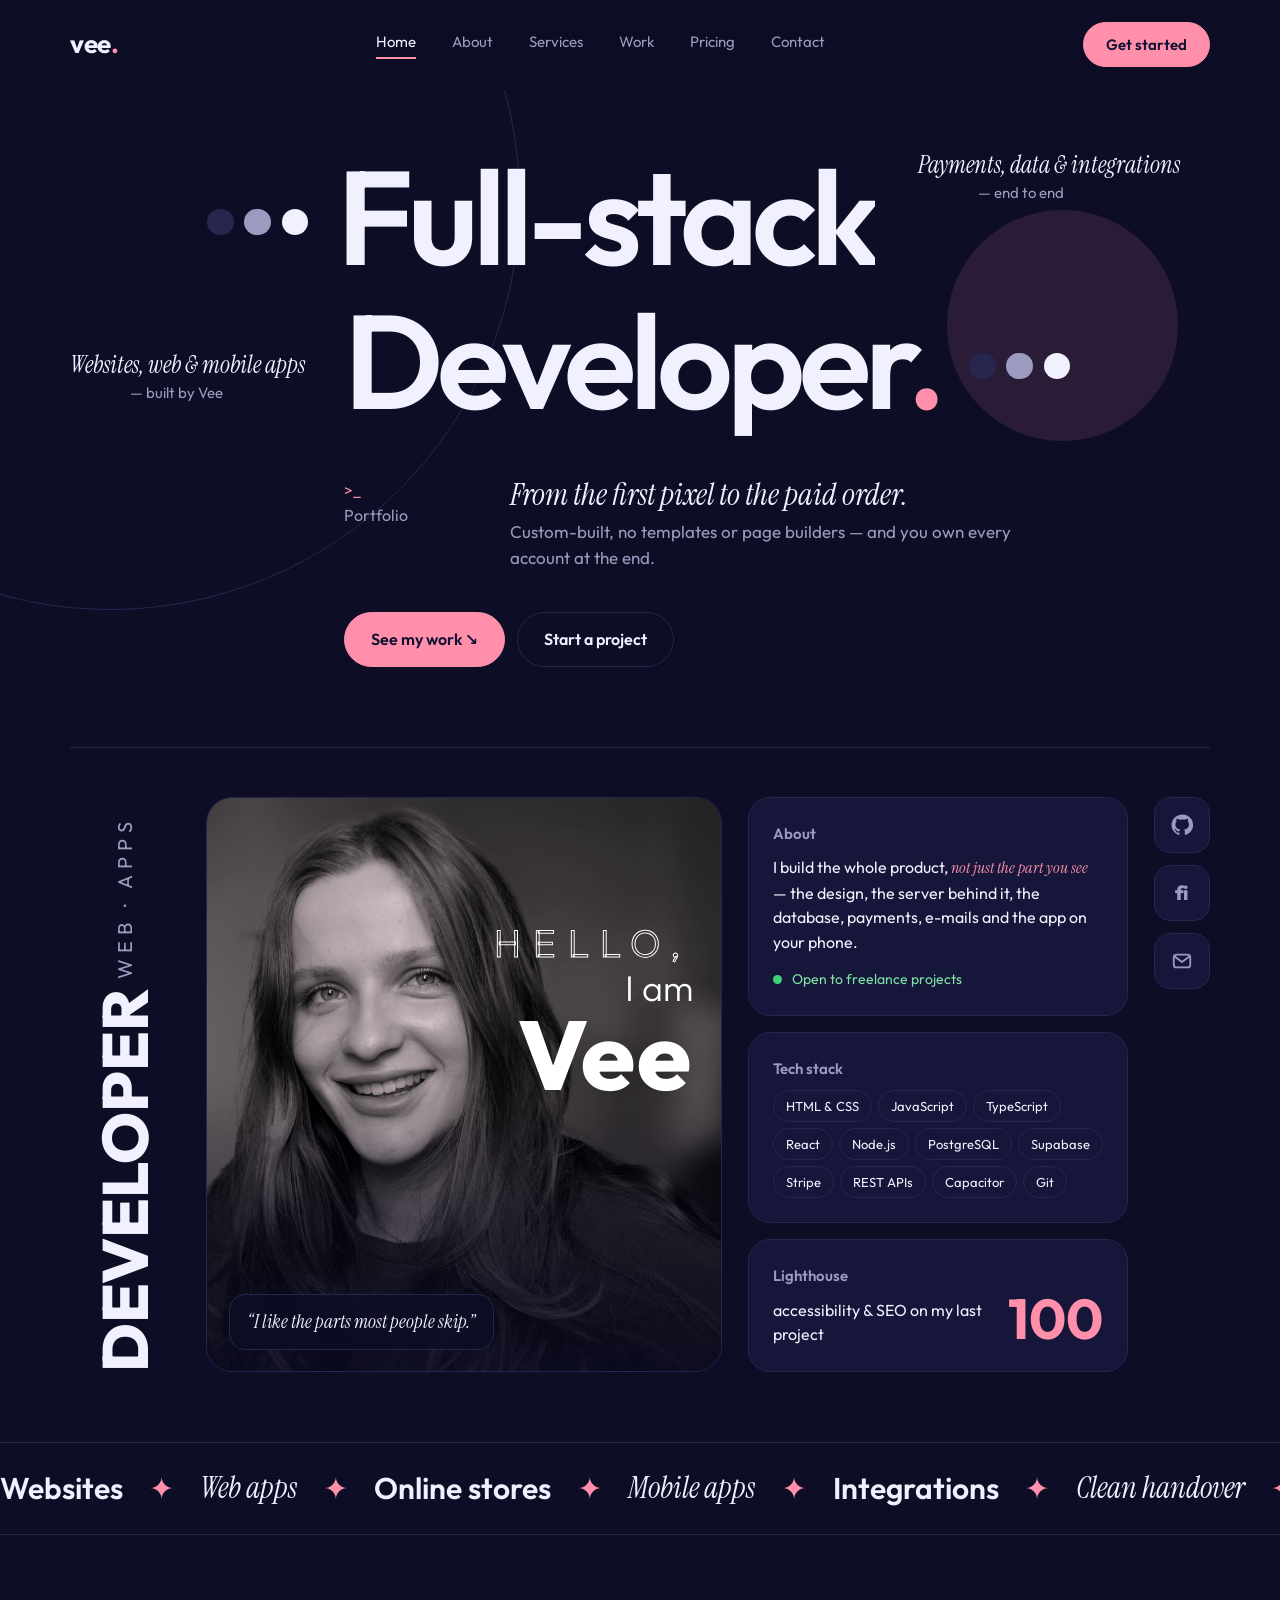
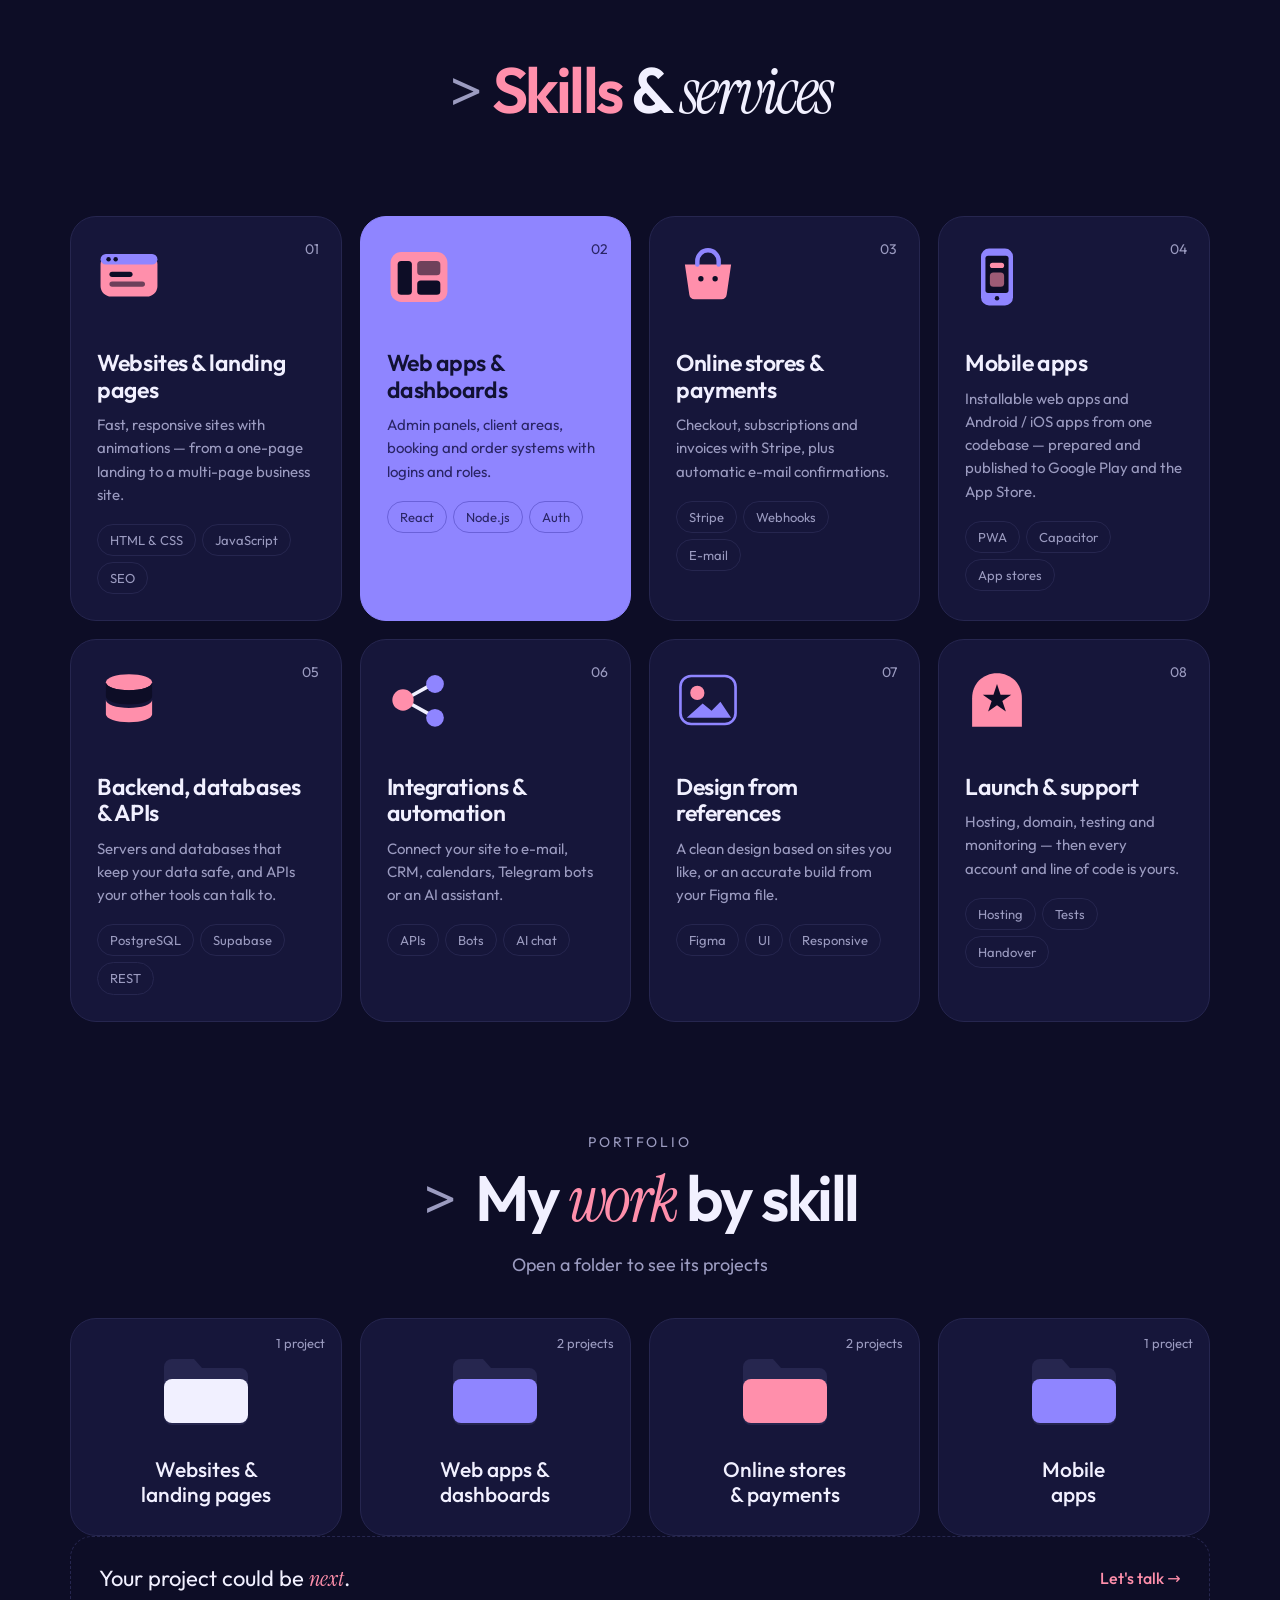
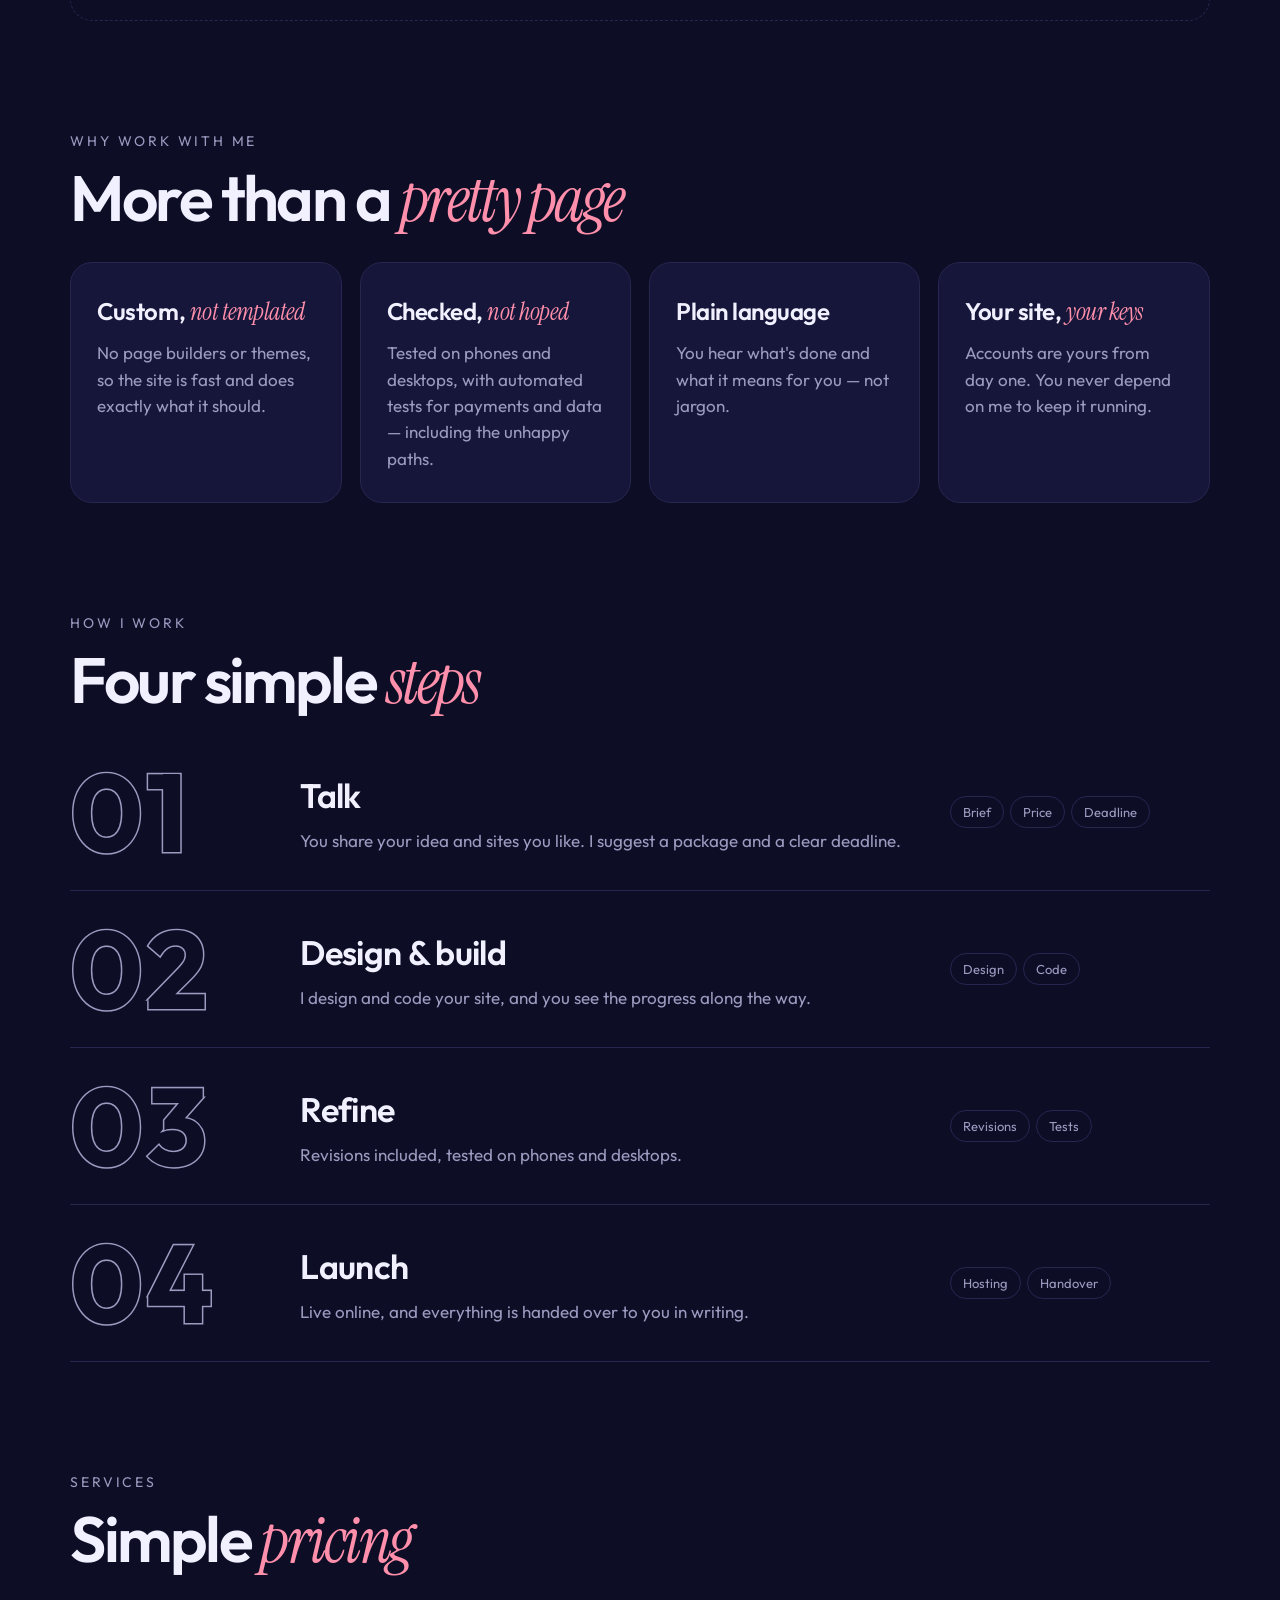
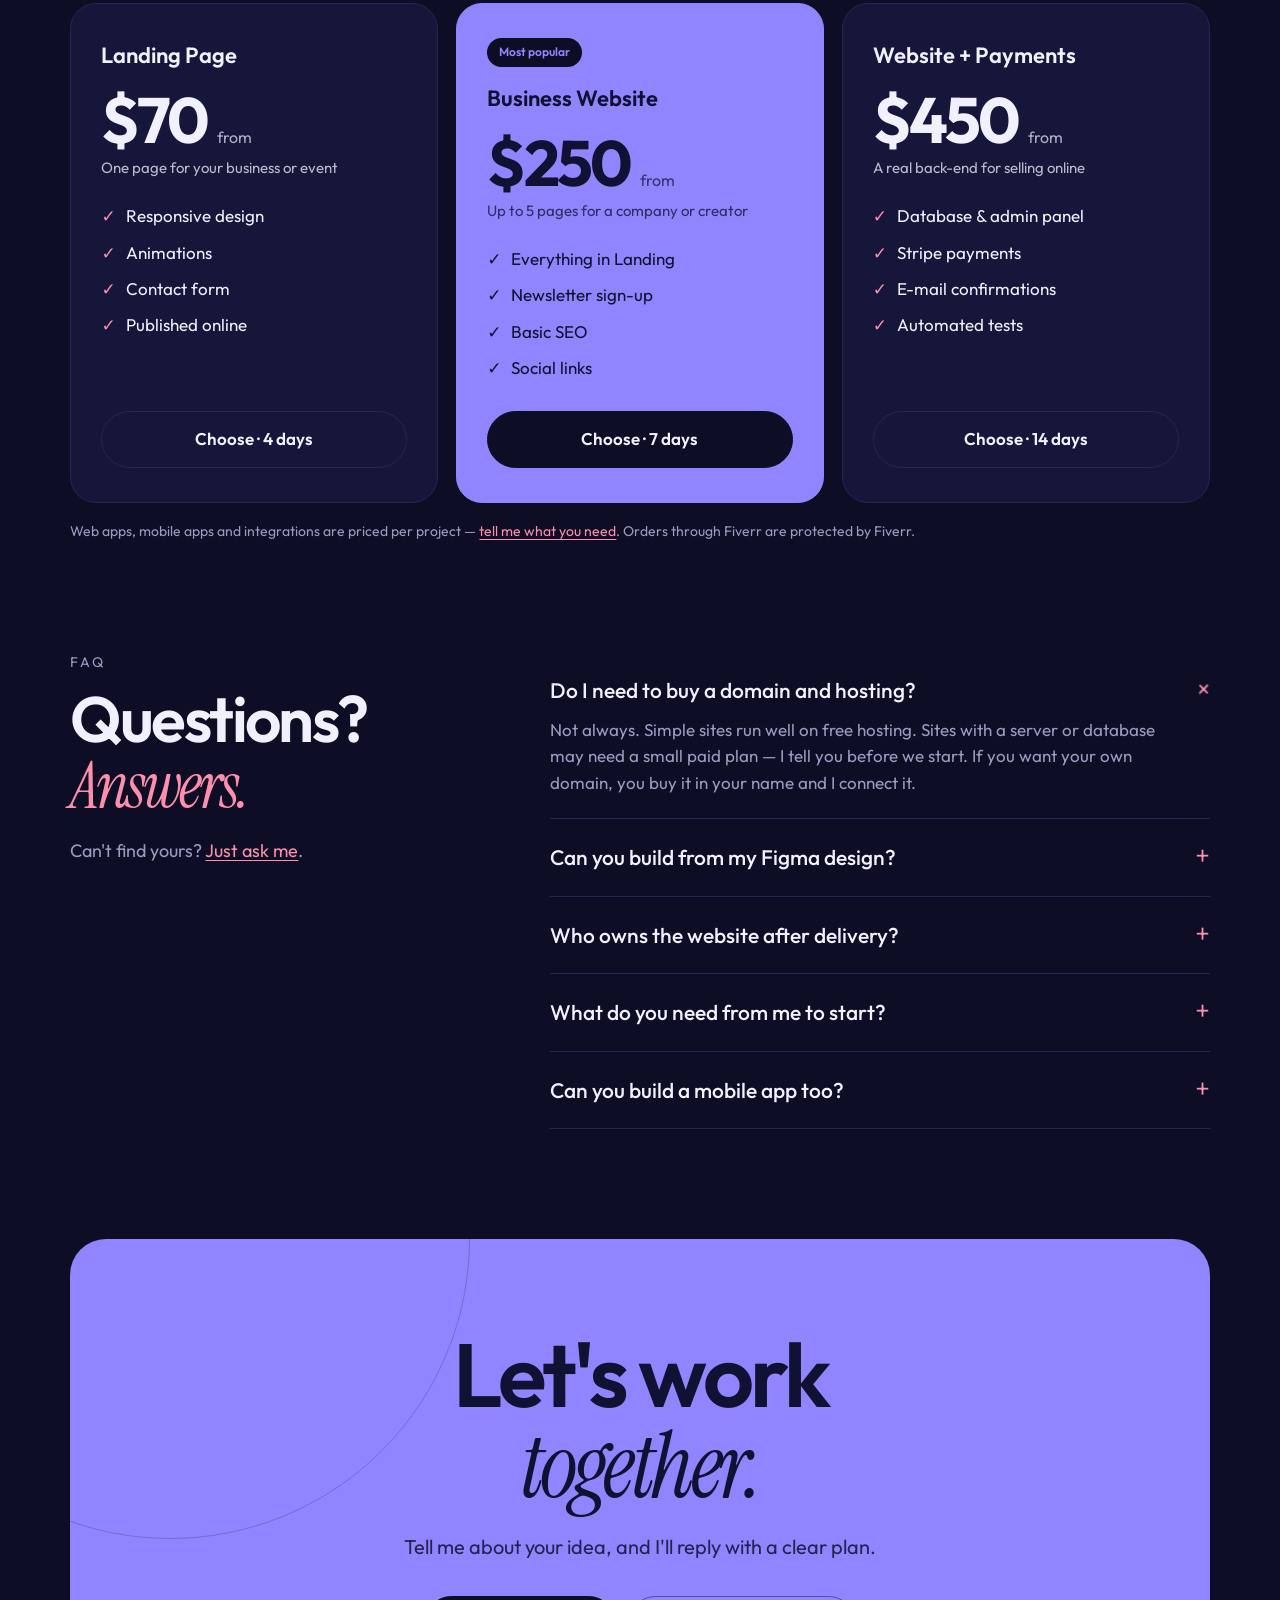
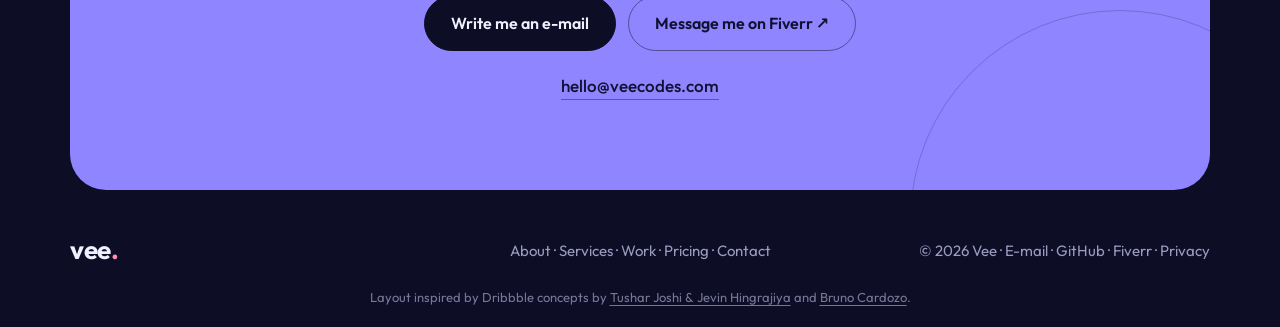
<file: index.html>
<!DOCTYPE html>
<html lang="en">
<head>
<meta charset="UTF-8">
<meta name="viewport" content="width=device-width, initial-scale=1">
<title>Vee — Full-stack developer · Custom websites</title>
<meta name="description" content="Vee designs, builds and hands over custom websites end to end: front-end, back-end, database, payments, e-mail and hosting. From the first pixel to the paid order.">
<meta property="og:type" content="website">
<meta property="og:title" content="Vee — Full-stack developer">
<meta property="og:description" content="Websites, web &amp; mobile apps with payments and data — designed, built and handed over by Vee.">
<meta property="og:url" content="https://veecodes.com/">
<meta property="og:image" content="https://veecodes.com/img/og.jpg?v=2">
<meta property="og:image:width" content="1200">
<meta property="og:image:height" content="630">
<meta name="twitter:card" content="summary_large_image">
<meta name="theme-color" content="#0D0D26">
<link rel="icon" type="image/svg+xml" href="img/favicon.svg">
<link rel="stylesheet" href="fonts/fonts.css?v=12">
<link rel="stylesheet" href="css/style.css?v=12">
<script>document.documentElement.classList.add('js')</script>
</head>
<body>

<header class="top">
  <a class="logo" href="#top" aria-label="Vee, home">vee<i>.</i></a>
  <nav class="nav" aria-label="Main">
    <a href="#top" class="active">Home</a><a href="#about">About</a><a href="#services">Services</a><a href="#work">Work</a><a href="#pricing">Pricing</a><a href="#contact">Contact</a>
  </nav>
  <a class="btn btn-sm" href="#contact">Get started</a>
  <button class="burger" aria-label="Open menu" aria-expanded="false"><span></span><span></span></button>
</header>

<main id="top">

<!-- HERO -->
<section class="hero">
  <div class="ring" aria-hidden="true"></div><div class="blob" aria-hidden="true"></div>
  <h1 class="title">
    <span class="t1"><span class="dots" aria-hidden="true"><i></i><i></i><i></i></span><span class="mask"><span>Full-stack</span></span></span>
    <span class="t2"><span class="mask"><span>Developer<em>.</em></span></span><span class="dots" aria-hidden="true"><i></i><i></i><i></i></span></span>
  </h1>
  <p class="note n1 serif">Websites, web &amp; mobile apps<small>— built by Vee</small></p>
  <p class="note n2 serif">Payments, data &amp; integrations<small>— end to end</small></p>
  <div class="meta">
    <p class="prompt"><span class="acc">&gt;_</span><br>Portfolio</p>
    <div>
      <p class="slogan serif">From the first pixel to the paid order.</p>
      <p class="sub">Custom-built, no templates or page builders — and you own every account at the end.</p>
    </div>
  </div>
  <div class="ctas">
    <a class="btn" href="#work">See my work ↘</a>
    <a class="btn btn-o" href="#contact">Start a project</a>
  </div>
</section>

<!-- SHOWCASE -->
<section class="show" id="about">
  <div class="vert" aria-hidden="true">DEVELOPER <span>WEB · APPS</span></div>
  <div class="portrait reveal">
    <img src="img/me.jpg" alt="Vee, smiling, in a red sweater" width="1280" height="853">
    <div class="tint" aria-hidden="true"></div>
    <p class="name"><span class="o">HELLO,</span><span class="am">I am</span><span class="f">Vee</span></p>
    <p class="quote serif">“I like the parts most people skip.”</p>
  </div>
  <div class="side">
    <div class="card reveal">
      <h2 class="h4">About</h2>
      <p>I build the whole product, <em class="serif acc">not just the part you see</em> — the design, the server behind it, the database, payments, e-mails and the app on your phone.</p>
      <p class="status"><i></i>Open to freelance projects</p>
    </div>
    <div class="card reveal">
      <h2 class="h4">Tech stack</h2>
      <ul class="chips"><li>HTML &amp; CSS</li><li>JavaScript</li><li>TypeScript</li><li>React</li><li>Node.js</li><li>PostgreSQL</li><li>Supabase</li><li>Stripe</li><li>REST APIs</li><li>Capacitor</li><li>Git</li></ul>
    </div>
    <div class="card stat reveal">
      <div><h2 class="h4">Lighthouse</h2><p>accessibility &amp; SEO on my last project</p></div><b data-count="100">100</b>
    </div>
  </div>
  <div class="soc">
    <a href="https://github.com/veecodes-dev" target="_blank" rel="noopener" aria-label="GitHub">
      <svg viewBox="0 0 24 24" width="22" height="22" fill="currentColor" aria-hidden="true"><path d="M12 .5a11.5 11.5 0 0 0-3.6 22.4c.6.1.8-.3.8-.6v-2c-3.2.7-3.9-1.5-3.9-1.5-.5-1.3-1.3-1.7-1.3-1.7-1-.7.1-.7.1-.7 1.2.1 1.8 1.2 1.8 1.2 1 1.8 2.8 1.3 3.4 1 .1-.8.4-1.3.8-1.6-2.6-.3-5.3-1.3-5.3-5.7 0-1.3.4-2.3 1.2-3.1-.1-.3-.5-1.5.1-3.1 0 0 1-.3 3.2 1.2a11 11 0 0 1 5.8 0c2.2-1.5 3.2-1.2 3.2-1.2.6 1.6.2 2.8.1 3.1.8.8 1.2 1.9 1.2 3.1 0 4.4-2.7 5.4-5.3 5.7.4.4.8 1.1.8 2.2v3.2c0 .3.2.7.8.6A11.5 11.5 0 0 0 12 .5Z"/></svg>
    </a>
    <a href="https://www.fiverr.com/anastasiia_khr" target="_blank" rel="noopener" aria-label="Fiverr"><span class="fv">fi</span></a>
    <a href="mailto:hello@veecodes.com" aria-label="E-mail"><svg viewBox="0 0 24 24" width="22" height="22" fill="none" stroke="currentColor" stroke-width="2" stroke-linecap="round" stroke-linejoin="round" aria-hidden="true"><rect x="3" y="5" width="18" height="14" rx="3"/><path d="m4 7 8 6 8-6"/></svg></a>
  </div>
</section>

<div class="marq" aria-hidden="true"><div class="track">
  <span>Websites</span><em>✦</em><span class="serif">Web apps</span><em>✦</em><span>Online stores</span><em>✦</em><span class="serif">Mobile apps</span><em>✦</em><span>Integrations</span><em>✦</em><span class="serif">Clean handover</span><em>✦</em>
  <span>Websites</span><em>✦</em><span class="serif">Web apps</span><em>✦</em><span>Online stores</span><em>✦</em><span class="serif">Mobile apps</span><em>✦</em><span>Integrations</span><em>✦</em><span class="serif">Clean handover</span><em>✦</em>
</div></div>

<!-- SKILLS -->
<section class="sec center" id="services">
  <h2 class="h2 reveal"><span class="gt">&gt;</span><span class="acc">Skills</span> &amp; <span class="serif">services</span></h2>
  <p class="lead reveal">What I can build for you</p>
  <div class="skills">
    <article class="sk reveal"><span class="n">01</span>
      <svg class="ico" viewBox="0 0 72 72" aria-hidden="true"><rect x="4" y="10" width="64" height="48" rx="12" fill="var(--accent)"/><rect x="4" y="10" width="64" height="12" rx="6" fill="var(--second)"/><circle cx="13" cy="16" r="2.5" fill="var(--bg)"/><circle cx="21" cy="16" r="2.5" fill="var(--bg)"/><rect x="14" y="30" width="26" height="6" rx="3" fill="var(--bg)"/><rect x="14" y="41" width="40" height="6" rx="3" fill="var(--bg)" opacity=".6"/></svg>
      <h3>Websites &amp; landing pages</h3><p>Fast, responsive sites with animations — from a one-page landing to a multi-page business site.</p>
      <ul class="tags"><li>HTML &amp; CSS</li><li>JavaScript</li><li>SEO</li></ul></article>
    <article class="sk hot reveal"><span class="n">02</span>
      <svg class="ico" viewBox="0 0 72 72" aria-hidden="true"><rect x="4" y="8" width="64" height="56" rx="12" fill="var(--accent)"/><rect x="12" y="18" width="16" height="38" rx="4" fill="var(--bg)"/><rect x="34" y="18" width="26" height="16" rx="4" fill="var(--bg)" opacity=".6"/><rect x="34" y="40" width="26" height="16" rx="4" fill="var(--bg)"/></svg>
      <h3>Web apps &amp; dashboards</h3><p>Admin panels, client areas, booking and order systems with logins and roles.</p>
      <ul class="tags"><li>React</li><li>Node.js</li><li>Auth</li></ul></article>
    <article class="sk reveal"><span class="n">03</span>
      <svg class="ico" viewBox="0 0 72 72" aria-hidden="true"><path d="M10 22h52l-5 34a6 6 0 0 1-6 5H21a6 6 0 0 1-6-5z" fill="var(--accent)"/><path d="M24 22v-4a12 12 0 0 1 24 0v4" fill="none" stroke="var(--second)" stroke-width="5" stroke-linecap="round"/><circle cx="28" cy="38" r="3" fill="var(--bg)"/><circle cx="44" cy="38" r="3" fill="var(--bg)"/></svg>
      <h3>Online stores &amp; payments</h3><p>Checkout, subscriptions and invoices with Stripe, plus automatic e-mail confirmations.</p>
      <ul class="tags"><li>Stripe</li><li>Webhooks</li><li>E-mail</li></ul></article>
    <article class="sk reveal"><span class="n">04</span>
      <svg class="ico" viewBox="0 0 72 72" aria-hidden="true"><rect x="18" y="4" width="36" height="64" rx="9" fill="var(--second)"/><rect x="23" y="12" width="26" height="42" rx="3" fill="var(--bg)"/><rect x="28" y="20" width="16" height="6" rx="3" fill="var(--accent)"/><rect x="28" y="31" width="16" height="16" rx="4" fill="var(--accent)" opacity=".6"/><circle cx="36" cy="60" r="2.5" fill="var(--bg)"/></svg>
      <h3>Mobile apps</h3><p>Installable web apps and Android / iOS apps from one codebase — prepared and published to Google Play and the App Store.</p>
      <ul class="tags"><li>PWA</li><li>Capacitor</li><li>App stores</li></ul></article>
    <article class="sk reveal"><span class="n">05</span>
      <svg class="ico" viewBox="0 0 72 72" aria-hidden="true"><ellipse cx="36" cy="16" rx="26" ry="9" fill="var(--accent)"/><path d="M10 16v16c0 5 12 9 26 9s26-4 26-9V16c0 5-12 9-26 9s-26-4-26-9z" fill="var(--bg)"/><path d="M10 36v16c0 5 12 9 26 9s26-4 26-9V36c0 5-12 9-26 9s-26-4-26-9z" fill="var(--accent)"/></svg>
      <h3>Backend, databases &amp; APIs</h3><p>Servers and databases that keep your data safe, and APIs your other tools can talk to.</p>
      <ul class="tags"><li>PostgreSQL</li><li>Supabase</li><li>REST</li></ul></article>
    <article class="sk reveal"><span class="n">06</span>
      <svg class="ico" viewBox="0 0 72 72" aria-hidden="true"><path d="M28 31 46 21M28 41l18 10" stroke="var(--text)" stroke-width="4" stroke-linecap="round"/><circle cx="18" cy="36" r="12" fill="var(--accent)"/><circle cx="54" cy="18" r="10" fill="var(--second)"/><circle cx="54" cy="56" r="10" fill="var(--second)"/></svg>
      <h3>Integrations &amp; automation</h3><p>Connect your site to e-mail, CRM, calendars, Telegram bots or an AI assistant.</p>
      <ul class="tags"><li>APIs</li><li>Bots</li><li>AI chat</li></ul></article>
    <article class="sk reveal"><span class="n">07</span>
      <svg class="ico" viewBox="0 0 72 72" aria-hidden="true"><rect x="5" y="9" width="62" height="54" rx="12" fill="none" stroke="var(--second)" stroke-width="3"/><circle cx="24" cy="28" r="8" fill="var(--accent)"/><path d="M12 56 30 40l10 8 10-10 12 18z" fill="var(--second)"/></svg>
      <h3>Design from references</h3><p>A clean design based on sites you like, or an accurate build from your Figma file.</p>
      <ul class="tags"><li>Figma</li><li>UI</li><li>Responsive</li></ul></article>
    <article class="sk reveal"><span class="n">08</span>
      <svg class="ico" viewBox="0 0 72 72" aria-hidden="true"><path d="M36 6c16 0 28 12 28 28v32H8V34C8 18 20 6 36 6Z" fill="var(--accent)"/><path d="m36 18 4 12h12l-10 7 4 12-10-7-10 7 4-12-10-7h12z" fill="var(--bg)"/></svg>
      <h3>Launch &amp; support</h3><p>Hosting, domain, testing and monitoring — then every account and line of code is yours.</p>
      <ul class="tags"><li>Hosting</li><li>Tests</li><li>Handover</li></ul></article>
  </div>
</section>

<!-- WORK -->
<section class="sec" id="work">
  <div class="center">
    <p class="lab reveal">Portfolio</p>
    <h2 class="h2 reveal"><span class="gt">&gt;</span> My <span class="serif acc">work</span> by skill</h2>
    <p class="lead reveal">Open a folder to see its projects</p>
  </div>
  <div class="folders">
    <button class="folder reveal" data-f="websites" aria-haspopup="dialog"><span class="count" data-count-for="websites"></span>
      <svg viewBox="0 0 92 74" aria-hidden="true"><path d="M4 14a8 8 0 0 1 8-8h22l8 9h38a8 8 0 0 1 8 8v41a8 8 0 0 1-8 8H12a8 8 0 0 1-8-8z" fill="var(--line)"/><rect x="4" y="26" width="84" height="44" rx="8" fill="var(--text)"/></svg>
      <b>Websites &amp;<br>landing pages</b></button>
    <button class="folder reveal" data-f="webapps" aria-haspopup="dialog"><span class="count" data-count-for="webapps"></span>
      <svg viewBox="0 0 92 74" aria-hidden="true"><path d="M4 14a8 8 0 0 1 8-8h22l8 9h38a8 8 0 0 1 8 8v41a8 8 0 0 1-8 8H12a8 8 0 0 1-8-8z" fill="var(--line)"/><rect x="4" y="26" width="84" height="44" rx="8" fill="var(--second)"/></svg>
      <b>Web apps &amp;<br>dashboards</b></button>
    <button class="folder reveal" data-f="payments" aria-haspopup="dialog"><span class="count" data-count-for="payments"></span>
      <svg viewBox="0 0 92 74" aria-hidden="true"><path d="M4 14a8 8 0 0 1 8-8h22l8 9h38a8 8 0 0 1 8 8v41a8 8 0 0 1-8 8H12a8 8 0 0 1-8-8z" fill="var(--line)"/><rect x="4" y="26" width="84" height="44" rx="8" fill="var(--accent)"/></svg>
      <b>Online stores<br>&amp; payments</b></button>
    <button class="folder reveal" data-f="mobile" aria-haspopup="dialog"><span class="count" data-count-for="mobile"></span>
      <svg viewBox="0 0 92 74" aria-hidden="true"><path d="M4 14a8 8 0 0 1 8-8h22l8 9h38a8 8 0 0 1 8 8v41a8 8 0 0 1-8 8H12a8 8 0 0 1-8-8z" fill="var(--line)"/><rect x="4" y="26" width="84" height="44" rx="8" fill="var(--second)"/></svg>
      <b>Mobile<br>apps</b></button>
  </div>
  <div class="next reveal"><p>Your project could be <span class="serif acc">next</span>.</p><a href="#contact">Let's talk →</a></div>
</section>

<!-- project window -->
<dialog class="modal" id="folder-modal" aria-labelledby="modal-title">
  <div class="modal-head"><h2 id="modal-title"></h2><button class="close" aria-label="Close">×</button></div>
  <div class="modal-body"></div>
</dialog>

<!-- projects: add new ones here; data-cats = the folders they belong to -->
<template id="projects">
  <article class="card featured" data-cats="websites">
    <a class="shot" href="demo/kade-and-co/" target="_blank" rel="noopener" aria-label="Open the Kade &amp; Co. concept site">
      <img src="img/kade-home.jpg" alt="Kade &amp; Co. barbershop landing page: dark hero with a barber chair and the headline The chair you keep coming back to" width="1200" height="750" loading="lazy">
    </a>
    <div>
      <ul class="tags"><li>Landing page</li><li>Concept</li><li>2026</li></ul>
      <h3>Kade &amp; Co. — a barbershop <span class="serif acc">landing page</span></h3>
      <p>A one-page site for a small local business: work gallery, price list, map and a booking window with a calendar and time slots. A concept for a fictional barbershop.</p>
      <ul class="points"><li>Fully responsive: phone menu, fast image loading</li><li>Map loads only after a click, no cookies or trackers</li><li>Fonts served from the site itself</li><li>Photos from Unsplash</li></ul>
      <div class="row-btns">
        <a class="btn" href="demo/kade-and-co/" target="_blank" rel="noopener">Open the site ↗</a>
      </div>
      <p class="fine">Concept project: the business, its prices and contacts are fictional.</p>
    </div>
  </article>
  <article class="card featured" data-cats="webapps payments">
    <a class="shot" href="https://yowif-site.onrender.com" target="_blank" rel="noopener" aria-label="Open the YoWif live site">
      <img src="img/yowif-home.jpg" alt="YoWif home page: big yellow title over a concert photo" width="1200" height="750">
    </a>
    <div>
      <ul class="tags"><li>Web app</li><li>Payments</li><li>2026</li></ul>
      <h3>YoWif — concert tour website with <span class="serif acc">ticket payments</span></h3>
      <p>A complete site for a band's European tour, built and delivered like a real client project.</p>
      <ul class="points"><li>Stripe checkout — card numbers never touch the server</li><li>Admin panel and PostgreSQL database</li><li>24 automated tests, Lighthouse 100 for accessibility and SEO</li><li>Clean handover: every account owned by the client</li></ul>
      <div class="row-btns">
        <a class="btn" href="https://yowif-site.onrender.com" target="_blank" rel="noopener">Live site ↗</a>
        <a class="btn btn-o" href="https://github.com/veecodes-dev/yowif-tour-site" target="_blank" rel="noopener">Code on GitHub ↗</a>
      </div>
      <p class="fine">Visual design based on a concept by Gapsy Studio. Test card: 4242 4242 4242 4242.</p>
    </div>
  </article>
  <article class="card featured" data-cats="payments mobile webapps">
    <a class="shot" href="https://tulvane.onrender.com" target="_blank" rel="noopener" aria-label="Open the Tulvane demo shop">
      <img src="img/tulvane-home.jpg" alt="Tulvane flower shop app on three phones: shop, home with an occasion guide, and an AI chat" width="1200" height="750" loading="lazy">
    </a>
    <div>
      <ul class="tags"><li>Online store</li><li>Mobile app</li><li>Concept</li><li>2026</li></ul>
      <h3>Tulvane — a flower shop app with payments and an <span class="serif acc">AI helper</span></h3>
      <p>A demo shop for phone and web, made from one code base: choose a bouquet by occasion, pay by card and follow the order. The owner has an admin page. A concept for a fictional shop.</p>
      <ul class="points"><li>Stripe checkout in test mode, prices checked on the server</li><li>AI chat helper that suggests bouquets and answers questions</li><li>Orders in a database, admin page for the owner, payment webhook</li><li>Installs on the phone home screen. React Native (Expo) and Node.js</li></ul>
      <div class="row-btns">
        <a class="btn" href="https://tulvane.onrender.com" target="_blank" rel="noopener">Live demo ↗</a>
      </div>
      <p class="fine">Concept project: the shop and its products are fictional. Test card: 4242 4242 4242 4242. The free server can need up to a minute to wake up.</p>
    </div>
  </article>
</template>

<!-- WHY -->
<section class="sec" id="why">
  <p class="lab reveal">Why work with me</p>
  <h2 class="h2 reveal">More than a <span class="serif acc">pretty page</span></h2>
  <div class="why">
    <div class="card reveal"><h3>Custom, <span class="serif acc">not templated</span></h3><p>No page builders or themes, so the site is fast and does exactly what it should.</p></div>
    <div class="card reveal"><h3>Checked, <span class="serif acc">not hoped</span></h3><p>Tested on phones and desktops, with automated tests for payments and data — including the unhappy paths.</p></div>
    <div class="card reveal"><h3>Plain language</h3><p>You hear what's done and what it means for you — not jargon.</p></div>
    <div class="card reveal"><h3>Your site, <span class="serif acc">your keys</span></h3><p>Accounts are yours from day one. You never depend on me to keep it running.</p></div>
  </div>
</section>

<!-- PROCESS -->
<section class="sec" id="process">
  <p class="lab reveal">How I work</p>
  <h2 class="h2 reveal">Four simple <span class="serif acc">steps</span></h2>
  <ol class="vsteps">
    <li class="vstep reveal"><span class="num">01</span><div><h3>Talk</h3><p>You share your idea and sites you like. I suggest a package and a clear deadline.</p></div><ul class="tags"><li>Brief</li><li>Price</li><li>Deadline</li></ul></li>
    <li class="vstep reveal"><span class="num">02</span><div><h3>Design &amp; build</h3><p>I design and code your site, and you see the progress along the way.</p></div><ul class="tags"><li>Design</li><li>Code</li></ul></li>
    <li class="vstep reveal"><span class="num">03</span><div><h3>Refine</h3><p>Revisions included, tested on phones and desktops.</p></div><ul class="tags"><li>Revisions</li><li>Tests</li></ul></li>
    <li class="vstep reveal"><span class="num">04</span><div><h3>Launch</h3><p>Live online, and everything is handed over to you in writing.</p></div><ul class="tags"><li>Hosting</li><li>Handover</li></ul></li>
  </ol>
</section>

<!-- PRICING -->
<section class="sec" id="pricing">
  <p class="lab reveal">Services</p>
  <h2 class="h2 reveal">Simple <span class="serif acc">pricing</span></h2>
  <div class="plans">
    <div class="card plan reveal"><span class="nm">Landing Page</span><span class="pr">$70 <small>from</small></span><span class="ds">One page for your business or event</span>
      <ul><li>Responsive design</li><li>Animations</li><li>Contact form</li><li>Published online</li></ul>
      <a class="go" href="https://www.fiverr.com/anastasiia_khr" target="_blank" rel="noopener">Choose · 4 days</a></div>
    <div class="card plan hot reveal"><span class="badge">Most popular</span><span class="nm">Business Website</span><span class="pr">$250 <small>from</small></span><span class="ds">Up to 5 pages for a company or creator</span>
      <ul><li>Everything in Landing</li><li>Newsletter sign-up</li><li>Basic SEO</li><li>Social links</li></ul>
      <a class="go" href="https://www.fiverr.com/anastasiia_khr" target="_blank" rel="noopener">Choose · 7 days</a></div>
    <div class="card plan reveal"><span class="nm">Website + Payments</span><span class="pr">$450 <small>from</small></span><span class="ds">A real back-end for selling online</span>
      <ul><li>Database &amp; admin panel</li><li>Stripe payments</li><li>E-mail confirmations</li><li>Automated tests</li></ul>
      <a class="go" href="https://www.fiverr.com/anastasiia_khr" target="_blank" rel="noopener">Choose · 14 days</a></div>
  </div>
  <p class="fine reveal">Web apps, mobile apps and integrations are priced per project — <a class="acc" href="#contact">tell me what you need</a>. Orders through Fiverr are protected by Fiverr.</p>
</section>

<!-- FAQ -->
<section class="sec faq" id="faq">
  <div class="reveal"><p class="lab">FAQ</p><h2 class="h2">Questions? <br><span class="serif acc">Answers.</span></h2><p class="lead">Can't find yours? <a class="acc" href="#contact">Just ask me</a>.</p></div>
  <div class="qs">
    <details class="reveal" open><summary>Do I need to buy a domain and hosting?</summary><p>Not always. Simple sites run well on free hosting. Sites with a server or database may need a small paid plan — I tell you before we start. If you want your own domain, you buy it in your name and I connect it.</p></details>
    <details class="reveal"><summary>Can you build from my Figma design?</summary><p>Yes. I can build from your design, or create one based on websites you like.</p></details>
    <details class="reveal"><summary>Who owns the website after delivery?</summary><p>You do. All code and accounts are created in your name, and I hand everything over in writing at the end.</p></details>
    <details class="reveal"><summary>What do you need from me to start?</summary><p>Your business name, texts and photos (or I prepare placeholder content), and two or three websites you like.</p></details>
    <details class="reveal"><summary>Can you build a mobile app too?</summary><p>Yes — an installable web app, or an Android / iOS app from the same code. I prepare the store builds and listings and guide you through publishing. The store accounts are yours (Google Play $25 once, Apple $99 per year), and approval is decided by Google and Apple.</p></details>
  </div>
</section>

<!-- CONTACT -->
<section class="sec" id="contact">
  <div class="cta reveal">
    <div class="r1" aria-hidden="true"></div><div class="r2" aria-hidden="true"></div>
    <h2>Let's work <br><span class="serif">together.</span></h2>
    <p>Tell me about your idea, and I'll reply with a clear plan.</p>
    <div class="cta-btns">
      <a class="btn btn-dark" href="mailto:hello@veecodes.com">Write me an e-mail</a>
      <a class="btn btn-line" href="https://www.fiverr.com/anastasiia_khr" target="_blank" rel="noopener">Message me on Fiverr ↗</a>
    </div>
    <a class="mail" href="mailto:hello@veecodes.com" data-copy="hello@veecodes.com" title="Click to copy">hello@veecodes.com</a>
  </div>
</section>
</main>

<footer class="foot">
  <a class="logo" href="#top">vee<i>.</i></a>
  <nav aria-label="Footer"><a href="#about">About</a> · <a href="#services">Services</a> · <a href="#work">Work</a> · <a href="#pricing">Pricing</a> · <a href="#contact">Contact</a></nav>
  <span class="fr">© <span id="yr">2026</span> Vee · <a href="mailto:hello@veecodes.com">E-mail</a> · <a href="https://github.com/veecodes-dev" target="_blank" rel="noopener">GitHub</a> · <a href="https://www.fiverr.com/anastasiia_khr" target="_blank" rel="noopener">Fiverr</a> · <a href="privacy.html">Privacy</a></span>
  <p class="credit">Layout inspired by Dribbble concepts by <a href="https://dribbble.com/shots/24663405-Sr-Full-stack-Developer-Portfolio-Website" target="_blank" rel="noopener">Tushar Joshi &amp; Jevin Hingrajiya</a> and <a href="https://dribbble.com/shots/26488216-brave-developer-portfolio-website-design" target="_blank" rel="noopener">Bruno Cardozo</a>.</p>
</footer>

<script src="js/main.js?v=12"></script>
</body>
</html>
</file>
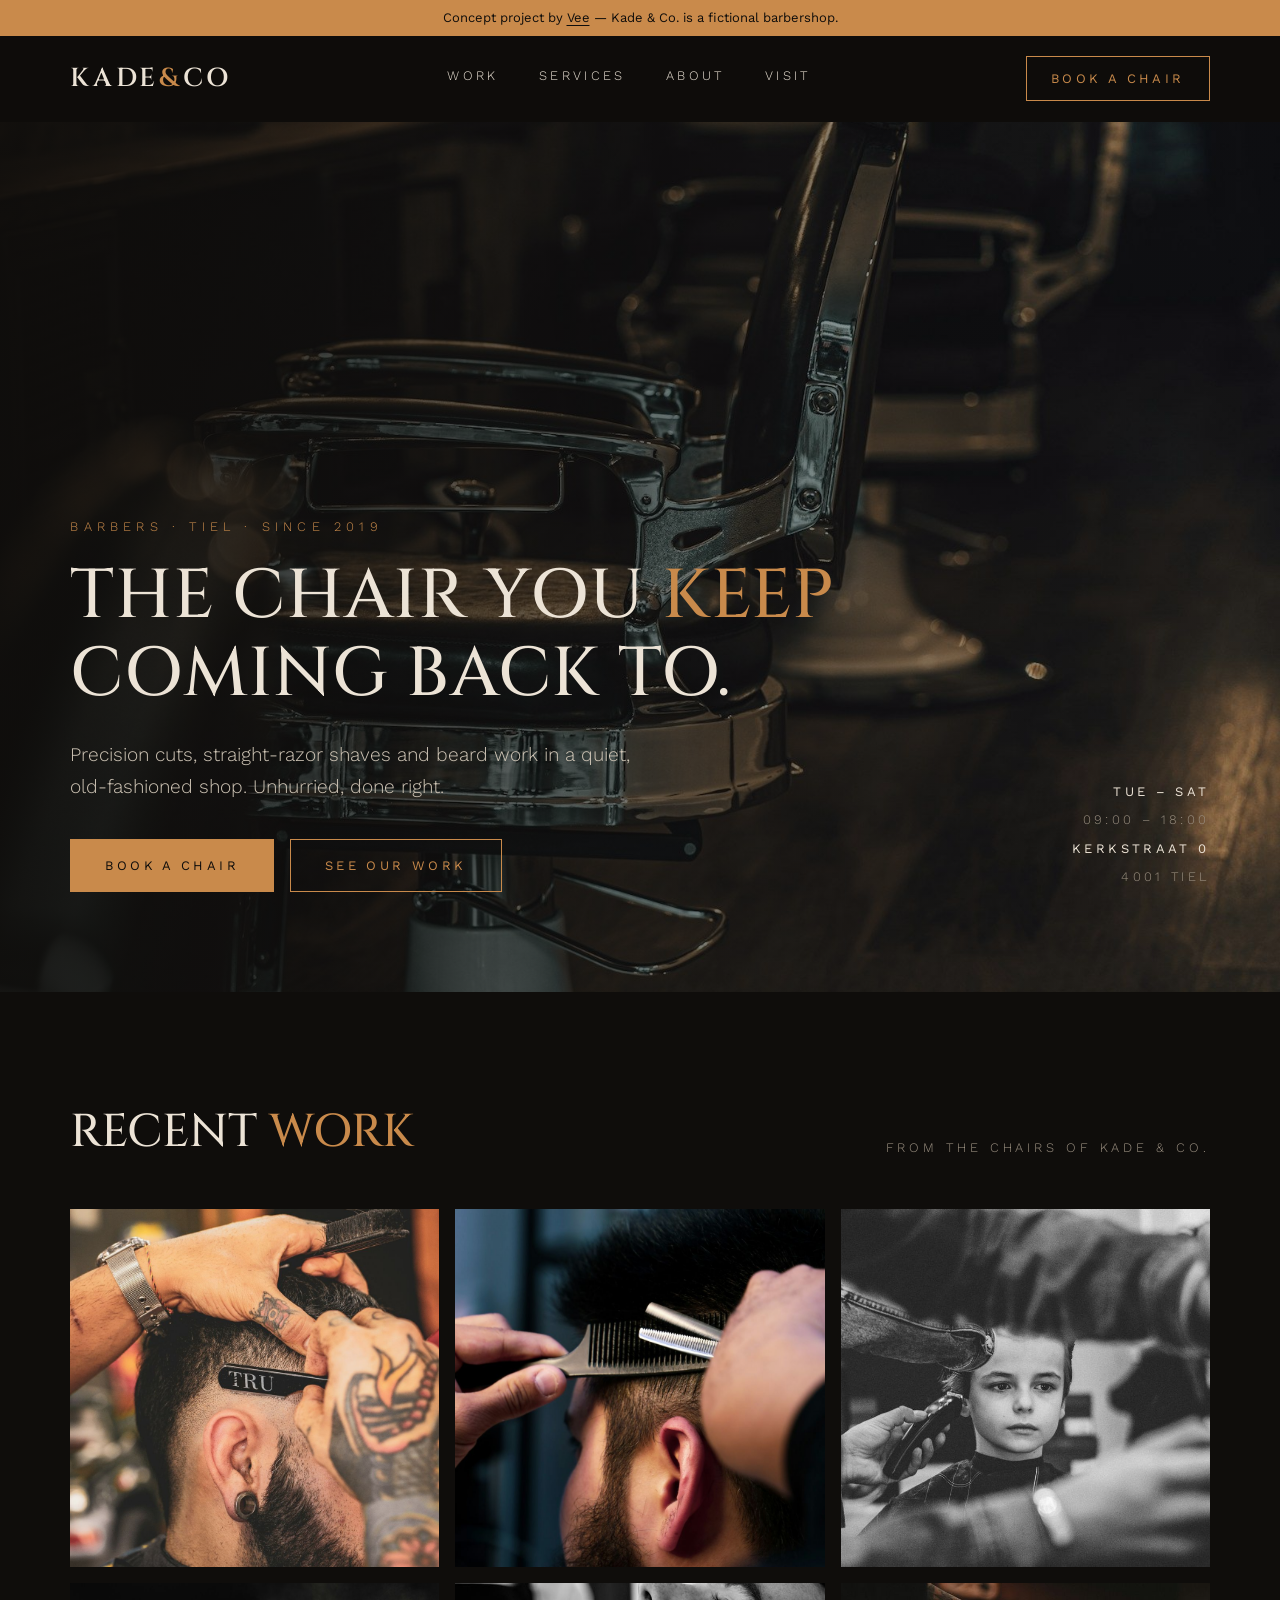
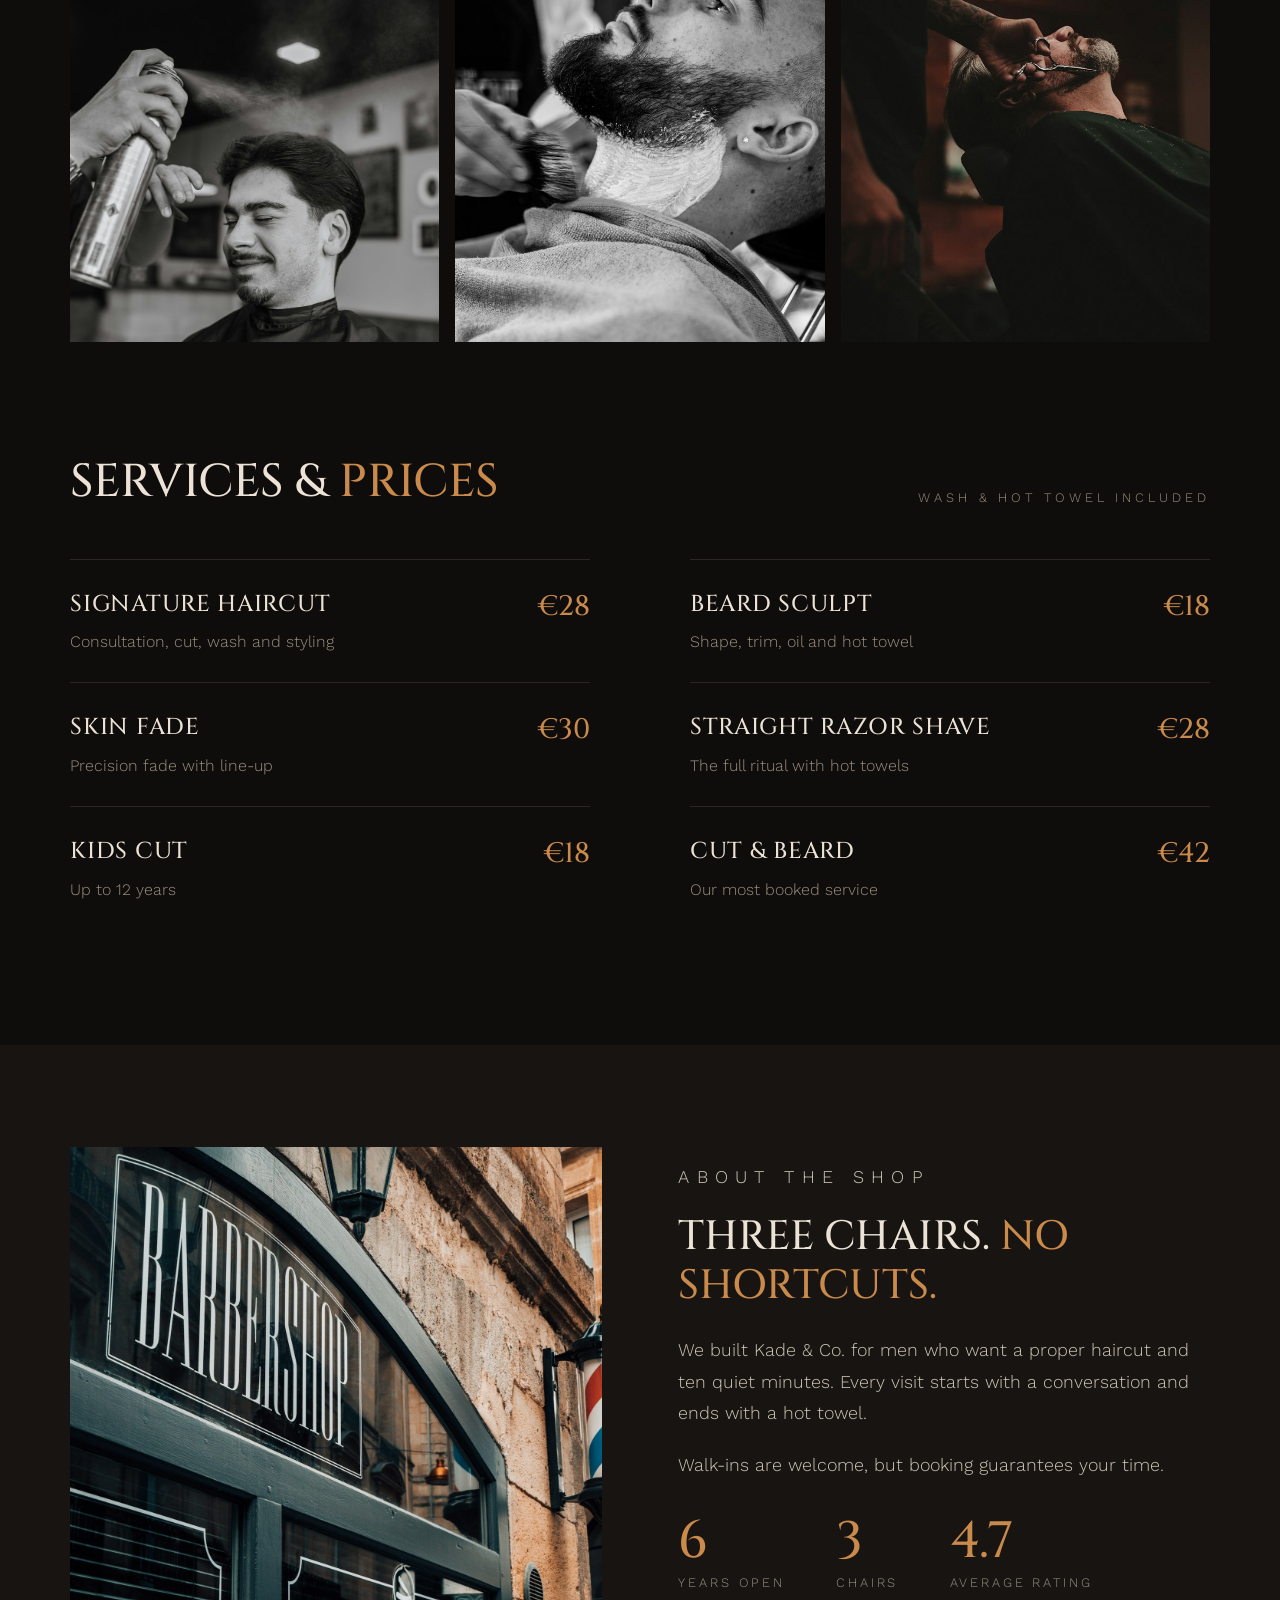
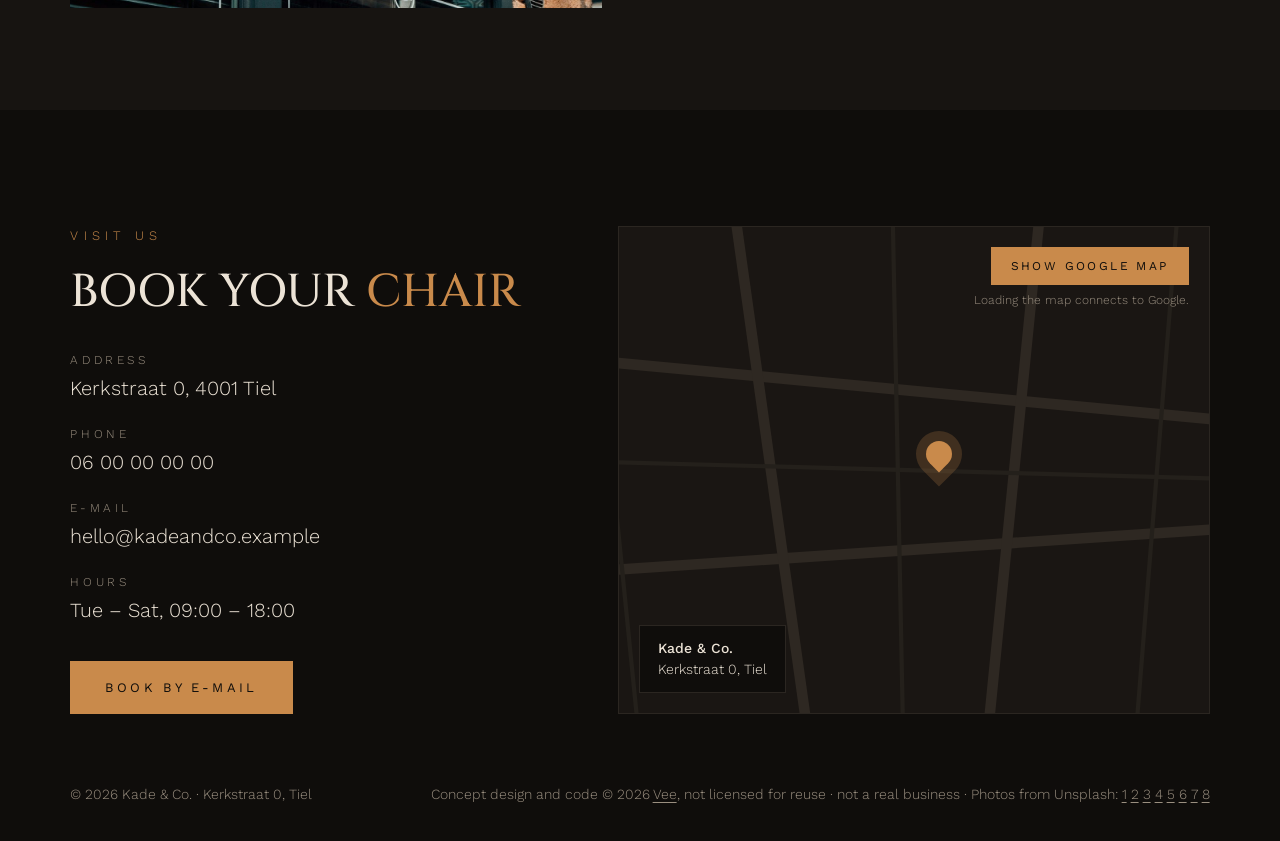
<file: demo/kade-and-co/index.html>
<!DOCTYPE html>
<html lang="en">
<head>
<meta charset="UTF-8">
<meta name="viewport" content="width=device-width, initial-scale=1">
<title>Kade &amp; Co. — Barbers in Tiel (concept)</title>
<meta name="description" content="Concept landing page for a fictional barbershop, designed and built by Vee.">
<meta name="robots" content="noindex, nofollow">
<meta name="theme-color" content="#0f0d0b">
<link rel="icon" href="data:image/svg+xml,%3Csvg xmlns='http://www.w3.org/2000/svg' viewBox='0 0 32 32'%3E%3Crect width='32' height='32' fill='%230f0d0b'/%3E%3Ctext x='16' y='23' font-size='20' text-anchor='middle' fill='%23c98a4b' font-family='serif'%3EK%3C/text%3E%3C/svg%3E">
<link rel="preload" href="img/chair.jpg" as="image">
<link rel="stylesheet" href="fonts/fonts.css">
<link rel="stylesheet" href="style.css?v=5">
</head>
<body>

<div class="notice">Concept project by <a href="https://veecodes.com">Vee</a> — Kade &amp; Co. is a fictional barbershop.</div>

<header class="top">
  <a class="logo" href="#top" aria-label="Kade &amp; Co., home">KADE<i>&amp;</i>CO</a>
  <nav class="nav" aria-label="Main">
    <a href="#work">Work</a><a href="#services">Services</a><a href="#about">About</a><a href="#visit">Visit</a>
  </nav>
  <a class="btn btn-sm book" href="mailto:hello@kadeandco.example?subject=Booking%20request&amp;body=Hi%20Kade%20%26%20Co.%2C%0A%0AI%27d%20like%20to%20book%3A%0AService%3A%20%0APreferred%20day%20and%20time%3A%20%0AName%3A%20%0APhone%3A%20">Book a chair</a>
  <button class="burger" aria-label="Open menu" aria-expanded="false"><span></span><span></span></button>
</header>

<main id="top">
<section class="hero">
  <div class="hero-in">
    <p class="eb">Barbers · Tiel · Since 2019</p>
    <h1>The chair you <em>keep</em> coming back to.</h1>
    <p class="lead">Precision cuts, straight-razor shaves and beard work in a quiet, old-fashioned shop. Unhurried, done right.</p>
    <div class="btns">
      <a class="btn f" href="mailto:hello@kadeandco.example?subject=Booking%20request&amp;body=Hi%20Kade%20%26%20Co.%2C%0A%0AI%27d%20like%20to%20book%3A%0AService%3A%20%0APreferred%20day%20and%20time%3A%20%0AName%3A%20%0APhone%3A%20">Book a chair</a>
      <a class="btn" href="#work">See our work</a>
    </div>
  </div>
  <div class="meta"><b>Tue – Sat</b><br>09:00 – 18:00<br><b>Kerkstraat 0</b><br>4001 Tiel</div>
</section>

<section class="sec" id="work">
  <div class="sh"><h2>Recent <em>work</em></h2><span>From the chairs of Kade &amp; Co.</span></div>
  <div class="gal">
    <img src="img/work-razor.jpg" alt="Barber shaping a fade with a straight razor" style="object-position:50% 35%" width="1000" height="1498" loading="lazy">
    <img src="img/work-comb.jpg" alt="Barber cutting hair with comb and thinning shears" style="object-position:55% 40%" width="1000" height="1500" loading="lazy">
    <img src="img/work-kid.jpg" alt="Boy getting a haircut, black and white" style="object-position:50% 40%" width="1000" height="667" loading="lazy">
    <img src="img/work-style.jpg" alt="Client smiling while the barber sprays his hair" style="object-position:60% 40%" width="1000" height="1250" loading="lazy">
    <img src="img/work-shave.jpg" alt="Beard shave with a brush and warm foam" style="object-position:70% 20%" width="1000" height="667" loading="lazy">
    <img src="img/work-beard.jpg" alt="Beard trimmed with scissors" style="object-position:32% 25%" width="1000" height="667" loading="lazy">
  </div>
</section>

<section class="sec" id="services">
  <div class="sh"><h2>Services &amp; <em>prices</em></h2><span>Wash &amp; hot towel included</span></div>
  <div class="svc">
    <div class="row"><div><h3>Signature haircut</h3><p>Consultation, cut, wash and styling</p></div><b>€28</b></div>
    <div class="row"><div><h3>Beard sculpt</h3><p>Shape, trim, oil and hot towel</p></div><b>€18</b></div>
    <div class="row"><div><h3>Skin fade</h3><p>Precision fade with line-up</p></div><b>€30</b></div>
    <div class="row"><div><h3>Straight razor shave</h3><p>The full ritual with hot towels</p></div><b>€28</b></div>
    <div class="row"><div><h3>Kids cut</h3><p>Up to 12 years</p></div><b>€18</b></div>
    <div class="row"><div><h3>Cut &amp; beard</h3><p>Our most booked service</p></div><b>€42</b></div>
  </div>
</section>

<section class="about" id="about">
  <img src="img/shop.jpg" alt="Barbershop window with a lettered sign and a barber pole" width="1600" height="1201" loading="lazy">
  <div>
    <p class="eb">About the shop</p>
    <h2>Three chairs. <em>No shortcuts.</em></h2>
    <p>We built Kade &amp; Co. for men who want a proper haircut and ten quiet minutes. Every visit starts with a conversation and ends with a hot towel.</p>
    <p>Walk-ins are welcome, but booking guarantees your time.</p>
    <div class="stats"><div><b>6</b><span>years open</span></div><div><b>3</b><span>chairs</span></div><div><b>4.7</b><span>average rating</span></div></div>
  </div>
</section>

<section class="sec" id="visit">
  <div class="contact">
    <div>
      <p class="eb">Visit us</p>
      <h2>Book your <em>chair</em></h2>
      <div class="ci">
        <div><span>Address</span>Kerkstraat 0, 4001 Tiel</div>
        <div><span>Phone</span><a href="tel:+31600000000">06 00 00 00 00</a></div>
        <div><span>E-mail</span><a href="mailto:hello@kadeandco.example">hello@kadeandco.example</a></div>
        <div><span>Hours</span>Tue – Sat, 09:00 – 18:00</div>
      </div>
      <a class="btn f" href="mailto:hello@kadeandco.example?subject=Booking%20request&amp;body=Hi%20Kade%20%26%20Co.%2C%0A%0AI%27d%20like%20to%20book%3A%0AService%3A%20%0APreferred%20day%20and%20time%3A%20%0AName%3A%20%0APhone%3A%20">Book by e-mail</a>
    </div>
    <div class="map" id="map">
      <svg viewBox="0 0 700 460" preserveAspectRatio="xMidYMid slice" aria-hidden="true"><g stroke="#2e2822" stroke-width="10" fill="none"><path d="M-20 120 L720 190"/><path d="M-20 330 L720 280"/><path d="M180 -20 L250 480"/><path d="M470 -20 L420 480"/></g><g stroke="#24201b" stroke-width="4" fill="none"><path d="M-20 220 L720 240"/><path d="M330 -20 L340 480"/><path d="M40 -20 L90 480"/><path d="M600 -20 L560 480"/></g></svg>
      <div class="pin" aria-hidden="true"></div>
      <div class="lab"><b>Kade &amp; Co.</b>Kerkstraat 0, Tiel</div>
      <button class="load" type="button" id="load-map">Show Google map</button>
      <p class="mnote">Loading the map connects to Google.</p>
    </div>
  </div>
</section>
</main>

<footer class="foot">
  <span>© <span id="yr">2026</span> Kade &amp; Co. · Kerkstraat 0, Tiel</span>
  <span>Concept design and code © 2026 <a href="https://veecodes.com">Vee</a>, not licensed for reuse · not a real business · Photos from Unsplash: <a href="https://unsplash.com/photos/IvQeAVeJULw" target="_blank" rel="noopener">1</a> <a href="https://unsplash.com/photos/dU6eE_j2My8" target="_blank" rel="noopener">2</a> <a href="https://unsplash.com/photos/gzobGDzh4ww" target="_blank" rel="noopener">3</a> <a href="https://unsplash.com/photos/Twd3yaqA2NM" target="_blank" rel="noopener">4</a> <a href="https://unsplash.com/photos/1Pmp9uxK8X8" target="_blank" rel="noopener">5</a> <a href="https://unsplash.com/photos/DrG4V5skbMY" target="_blank" rel="noopener">6</a> <a href="https://unsplash.com/photos/vDkQO0VVsIA" target="_blank" rel="noopener">7</a> <a href="https://unsplash.com/photos/AsbNT-UGK94" target="_blank" rel="noopener">8</a></span>
</footer>


<dialog class="bk" id="booking" aria-labelledby="bk-title">
  <div class="bk-head"><div><p class="eb">Book a chair</p><h2 id="bk-title">Pick a <em>time</em></h2></div><button class="bk-x" type="button" aria-label="Close" data-close>×</button></div>
  <form class="bk-body" id="bk-form" novalidate>
    <div class="bk-col">
      <label class="bk-l" for="bk-service">1 · Service</label>
      <select id="bk-service" name="service"></select>
      <div class="bk-l" id="bk-date-l">2 · Date</div>
      <div class="cal" aria-labelledby="bk-date-l">
        <div class="cal-h"><button type="button" class="cal-nav" id="cal-prev" aria-label="Previous month">‹</button><b id="cal-title"></b><button type="button" class="cal-nav" id="cal-next" aria-label="Next month">›</button></div>
        <div class="cal-w"><span>Mo</span><span>Tu</span><span>We</span><span>Th</span><span>Fr</span><span>Sa</span><span>Su</span></div>
        <div class="cal-g" id="cal-grid"></div>
      </div>
      <p class="bk-hint">Open Tuesday to Saturday.</p>
    </div>
    <div class="bk-col">
      <div class="bk-l" id="bk-time-l">3 · Time</div>
      <div class="slots" id="slots" role="group" aria-labelledby="bk-time-l"><p class="bk-hint">Choose a date first.</p></div>
      <div class="bk-l">4 · Your details</div>
      <div class="fld"><label for="bk-name">Name</label><input id="bk-name" name="name" autocomplete="name" required></div>
      <div class="fld"><label for="bk-phone">Phone</label><input id="bk-phone" name="phone" type="tel" autocomplete="tel" required></div>
      <p class="bk-sum" id="bk-sum" aria-live="polite">Nothing selected yet.</p>
      <p class="bk-err" id="bk-err" role="alert"></p>
      <button class="btn f bk-go" type="submit">Send booking request</button>
      <p class="bk-hint">This sends an e-mail request. The shop confirms your time by e-mail or phone.</p>
    </div>
  </form>
  <div class="bk-done" id="bk-done" hidden>
    <p class="eb">Request ready</p>
    <h2>Almost <em>done</em></h2>
    <p id="bk-done-text"></p>
    <p class="bk-hint">Your e-mail app should have opened with the request. If it did not, send the details to <a href="mailto:hello@kadeandco.example">hello@kadeandco.example</a>.</p>
    <button class="btn" type="button" data-close>Close</button>
  </div>
</dialog>

<script src="main.js?v=3"></script>
</body>
</html>
</file>
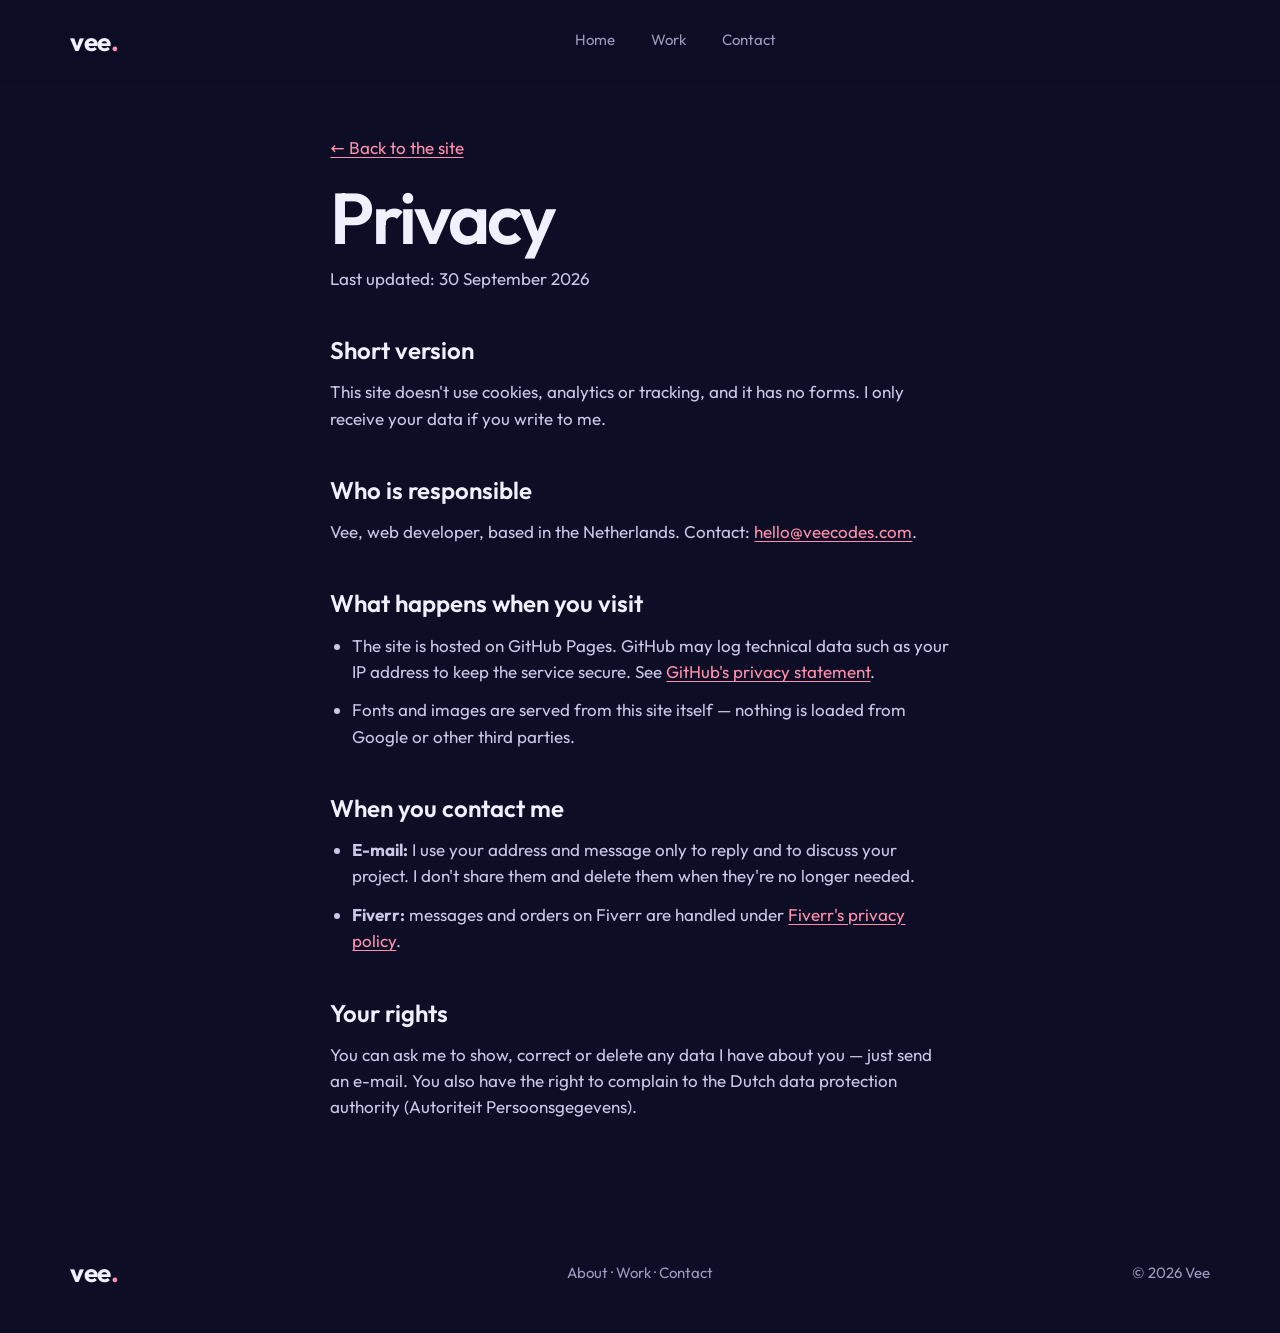
<file: privacy.html>
<!DOCTYPE html>
<html lang="en">
<head>
<meta charset="UTF-8">
<meta name="viewport" content="width=device-width, initial-scale=1">
<title>Privacy — Vee</title>
<meta name="description" content="How this website handles your data.">
<meta name="robots" content="noindex">
<meta name="theme-color" content="#0D0D26">
<link rel="icon" type="image/svg+xml" href="img/favicon.svg">
<link rel="stylesheet" href="fonts/fonts.css?v=5">
<link rel="stylesheet" href="css/style.css?v=5">
<style>
.legal{max-width:760px;margin:0 auto;padding:40px var(--pad) 80px}
.legal h1{font-size:clamp(44px,6vw,72px);font-weight:600;letter-spacing:-.04em;line-height:1;margin:20px 0 12px}
.legal h2{font-size:24px;font-weight:600;margin:40px 0 10px}
.legal p,.legal li{color:#C9C8E6;margin-bottom:12px}
.legal ul{list-style:disc;padding-left:22px}
.legal a{color:var(--accent);text-decoration:underline;text-underline-offset:3px}
.back{display:inline-block;color:var(--mute);margin-top:10px}
</style>
</head>
<body>
<header class="top">
  <a class="logo" href="index.html">vee<i>.</i></a>
  <nav class="nav" aria-label="Main"><a href="index.html">Home</a><a href="index.html#work">Work</a><a href="index.html#contact">Contact</a></nav>
</header>
<main class="legal">
  <a class="back" href="index.html">← Back to the site</a>
  <h1>Privacy</h1>
  <p>Last updated: 30 September 2026</p>

  <h2>Short version</h2>
  <p>This site doesn't use cookies, analytics or tracking, and it has no forms. I only receive your data if you write to me.</p>

  <h2>Who is responsible</h2>
  <p>Vee, web developer, based in the Netherlands. Contact: <a href="mailto:hello@veecodes.com">hello@veecodes.com</a>.</p>

  <h2>What happens when you visit</h2>
  <ul>
    <li>The site is hosted on GitHub Pages. GitHub may log technical data such as your IP address to keep the service secure. See <a href="https://docs.github.com/en/site-policy/privacy-policies/github-general-privacy-statement" target="_blank" rel="noopener">GitHub's privacy statement</a>.</li>
    <li>Fonts and images are served from this site itself — nothing is loaded from Google or other third parties.</li>
  </ul>

  <h2>When you contact me</h2>
  <ul>
    <li><b>E-mail:</b> I use your address and message only to reply and to discuss your project. I don't share them and delete them when they're no longer needed.</li>
    <li><b>Fiverr:</b> messages and orders on Fiverr are handled under <a href="https://www.fiverr.com/legal-portal/privacy" target="_blank" rel="noopener">Fiverr's privacy policy</a>.</li>
  </ul>

  <h2>Your rights</h2>
  <p>You can ask me to show, correct or delete any data I have about you — just send an e-mail. You also have the right to complain to the Dutch data protection authority (Autoriteit Persoonsgegevens).</p>
</main>
<footer class="foot">
  <a class="logo" href="index.html">vee<i>.</i></a>
  <nav aria-label="Footer"><a href="index.html#about">About</a> · <a href="index.html#work">Work</a> · <a href="index.html#contact">Contact</a></nav>
  <span class="fr">© 2026 Vee</span>
</footer>
</body>
</html>
</file>
<file: fonts/fonts.css>
/* Outfit and Instrument Serif — SIL Open Font License, self-hosted */
/* latin-ext */
@font-face {
  font-family: 'Instrument Serif';
  font-style: italic;
  font-weight: 400;
  font-display: swap;
  src: url(f0.woff2) format('woff2');
  unicode-range: U+0100-02BA, U+02BD-02C5, U+02C7-02CC, U+02CE-02D7, U+02DD-02FF, U+0304, U+0308, U+0329, U+1D00-1DBF, U+1E00-1E9F, U+1EF2-1EFF, U+2020, U+20A0-20AB, U+20AD-20C0, U+2113, U+2C60-2C7F, U+A720-A7FF;
}
/* latin */
@font-face {
  font-family: 'Instrument Serif';
  font-style: italic;
  font-weight: 400;
  font-display: swap;
  src: url(f1.woff2) format('woff2');
  unicode-range: U+0000-00FF, U+0131, U+0152-0153, U+02BB-02BC, U+02C6, U+02DA, U+02DC, U+0304, U+0308, U+0329, U+2000-206F, U+20AC, U+2122, U+2191, U+2193, U+2212, U+2215, U+FEFF, U+FFFD;
}
/* latin-ext */
@font-face {
  font-family: 'Instrument Serif';
  font-style: normal;
  font-weight: 400;
  font-display: swap;
  src: url(f2.woff2) format('woff2');
  unicode-range: U+0100-02BA, U+02BD-02C5, U+02C7-02CC, U+02CE-02D7, U+02DD-02FF, U+0304, U+0308, U+0329, U+1D00-1DBF, U+1E00-1E9F, U+1EF2-1EFF, U+2020, U+20A0-20AB, U+20AD-20C0, U+2113, U+2C60-2C7F, U+A720-A7FF;
}
/* latin */
@font-face {
  font-family: 'Instrument Serif';
  font-style: normal;
  font-weight: 400;
  font-display: swap;
  src: url(f3.woff2) format('woff2');
  unicode-range: U+0000-00FF, U+0131, U+0152-0153, U+02BB-02BC, U+02C6, U+02DA, U+02DC, U+0304, U+0308, U+0329, U+2000-206F, U+20AC, U+2122, U+2191, U+2193, U+2212, U+2215, U+FEFF, U+FFFD;
}
/* latin-ext */
@font-face {
  font-family: 'Outfit';
  font-style: normal;
  font-weight: 300;
  font-display: swap;
  src: url(f4.woff2) format('woff2');
  unicode-range: U+0100-02BA, U+02BD-02C5, U+02C7-02CC, U+02CE-02D7, U+02DD-02FF, U+0304, U+0308, U+0329, U+1D00-1DBF, U+1E00-1E9F, U+1EF2-1EFF, U+2020, U+20A0-20AB, U+20AD-20C0, U+2113, U+2C60-2C7F, U+A720-A7FF;
}
/* latin */
@font-face {
  font-family: 'Outfit';
  font-style: normal;
  font-weight: 300;
  font-display: swap;
  src: url(f5.woff2) format('woff2');
  unicode-range: U+0000-00FF, U+0131, U+0152-0153, U+02BB-02BC, U+02C6, U+02DA, U+02DC, U+0304, U+0308, U+0329, U+2000-206F, U+20AC, U+2122, U+2191, U+2193, U+2212, U+2215, U+FEFF, U+FFFD;
}
/* latin-ext */
@font-face {
  font-family: 'Outfit';
  font-style: normal;
  font-weight: 400;
  font-display: swap;
  src: url(f4.woff2) format('woff2');
  unicode-range: U+0100-02BA, U+02BD-02C5, U+02C7-02CC, U+02CE-02D7, U+02DD-02FF, U+0304, U+0308, U+0329, U+1D00-1DBF, U+1E00-1E9F, U+1EF2-1EFF, U+2020, U+20A0-20AB, U+20AD-20C0, U+2113, U+2C60-2C7F, U+A720-A7FF;
}
/* latin */
@font-face {
  font-family: 'Outfit';
  font-style: normal;
  font-weight: 400;
  font-display: swap;
  src: url(f5.woff2) format('woff2');
  unicode-range: U+0000-00FF, U+0131, U+0152-0153, U+02BB-02BC, U+02C6, U+02DA, U+02DC, U+0304, U+0308, U+0329, U+2000-206F, U+20AC, U+2122, U+2191, U+2193, U+2212, U+2215, U+FEFF, U+FFFD;
}
/* latin-ext */
@font-face {
  font-family: 'Outfit';
  font-style: normal;
  font-weight: 500;
  font-display: swap;
  src: url(f4.woff2) format('woff2');
  unicode-range: U+0100-02BA, U+02BD-02C5, U+02C7-02CC, U+02CE-02D7, U+02DD-02FF, U+0304, U+0308, U+0329, U+1D00-1DBF, U+1E00-1E9F, U+1EF2-1EFF, U+2020, U+20A0-20AB, U+20AD-20C0, U+2113, U+2C60-2C7F, U+A720-A7FF;
}
/* latin */
@font-face {
  font-family: 'Outfit';
  font-style: normal;
  font-weight: 500;
  font-display: swap;
  src: url(f5.woff2) format('woff2');
  unicode-range: U+0000-00FF, U+0131, U+0152-0153, U+02BB-02BC, U+02C6, U+02DA, U+02DC, U+0304, U+0308, U+0329, U+2000-206F, U+20AC, U+2122, U+2191, U+2193, U+2212, U+2215, U+FEFF, U+FFFD;
}
/* latin-ext */
@font-face {
  font-family: 'Outfit';
  font-style: normal;
  font-weight: 600;
  font-display: swap;
  src: url(f4.woff2) format('woff2');
  unicode-range: U+0100-02BA, U+02BD-02C5, U+02C7-02CC, U+02CE-02D7, U+02DD-02FF, U+0304, U+0308, U+0329, U+1D00-1DBF, U+1E00-1E9F, U+1EF2-1EFF, U+2020, U+20A0-20AB, U+20AD-20C0, U+2113, U+2C60-2C7F, U+A720-A7FF;
}
/* latin */
@font-face {
  font-family: 'Outfit';
  font-style: normal;
  font-weight: 600;
  font-display: swap;
  src: url(f5.woff2) format('woff2');
  unicode-range: U+0000-00FF, U+0131, U+0152-0153, U+02BB-02BC, U+02C6, U+02DA, U+02DC, U+0304, U+0308, U+0329, U+2000-206F, U+20AC, U+2122, U+2191, U+2193, U+2212, U+2215, U+FEFF, U+FFFD;
}
/* latin-ext */
@font-face {
  font-family: 'Outfit';
  font-style: normal;
  font-weight: 700;
  font-display: swap;
  src: url(f4.woff2) format('woff2');
  unicode-range: U+0100-02BA, U+02BD-02C5, U+02C7-02CC, U+02CE-02D7, U+02DD-02FF, U+0304, U+0308, U+0329, U+1D00-1DBF, U+1E00-1E9F, U+1EF2-1EFF, U+2020, U+20A0-20AB, U+20AD-20C0, U+2113, U+2C60-2C7F, U+A720-A7FF;
}
/* latin */
@font-face {
  font-family: 'Outfit';
  font-style: normal;
  font-weight: 700;
  font-display: swap;
  src: url(f5.woff2) format('woff2');
  unicode-range: U+0000-00FF, U+0131, U+0152-0153, U+02BB-02BC, U+02C6, U+02DA, U+02DC, U+0304, U+0308, U+0329, U+2000-206F, U+20AC, U+2122, U+2191, U+2193, U+2212, U+2215, U+FEFF, U+FFFD;
}
/* latin-ext */
@font-face {
  font-family: 'Outfit';
  font-style: normal;
  font-weight: 800;
  font-display: swap;
  src: url(f4.woff2) format('woff2');
  unicode-range: U+0100-02BA, U+02BD-02C5, U+02C7-02CC, U+02CE-02D7, U+02DD-02FF, U+0304, U+0308, U+0329, U+1D00-1DBF, U+1E00-1E9F, U+1EF2-1EFF, U+2020, U+20A0-20AB, U+20AD-20C0, U+2113, U+2C60-2C7F, U+A720-A7FF;
}
/* latin */
@font-face {
  font-family: 'Outfit';
  font-style: normal;
  font-weight: 800;
  font-display: swap;
  src: url(f5.woff2) format('woff2');
  unicode-range: U+0000-00FF, U+0131, U+0152-0153, U+02BB-02BC, U+02C6, U+02DA, U+02DC, U+0304, U+0308, U+0329, U+2000-206F, U+20AC, U+2122, U+2191, U+2193, U+2212, U+2215, U+FEFF, U+FFFD;
}
</file>
<file: css/style.css>
:root{
  --bg:#0D0D26; --surf:#16163A; --line:#26264F; --text:#F1F0FF; --mute:#9B9BC0;
  --accent:#FF8FAB; --second:#8F85FF; --onacc:#111133; --deep:#2A2566;
  --pad:clamp(16px,5.5vw,80px); --ease:cubic-bezier(.16,1,.3,1);
}
*{margin:0;padding:0;box-sizing:border-box}
html{scroll-behavior:smooth;overflow-x:hidden}
body{background:var(--bg);color:var(--text);font-family:'Outfit',system-ui,sans-serif;font-size:17px;line-height:1.55;overflow-x:hidden;-webkit-font-smoothing:antialiased}
a{color:inherit;text-decoration:none}
img{display:block;max-width:100%}
ul,ol{list-style:none}
button{font:inherit;color:inherit;background:none;border:0;cursor:pointer}
:focus-visible{outline:2px solid var(--accent);outline-offset:3px;border-radius:6px}
.serif{font-family:'Instrument Serif',Georgia,serif;font-style:italic;font-weight:400}
.acc{color:var(--accent)}
.center{text-align:center}

/* ---------- header ---------- */
.top{position:sticky;top:0;z-index:30;display:flex;align-items:center;gap:24px;padding:22px var(--pad);background:rgba(13,13,38,.8);backdrop-filter:blur(12px);border-bottom:1px solid transparent;transition:border-color .3s}
.top.scrolled{border-bottom-color:var(--line)}
.logo{font-size:26px;font-weight:700;letter-spacing:-.02em}
.logo i{font-style:normal;color:var(--accent)}
.nav{display:flex;gap:36px;margin:0 auto;font-size:15px;color:var(--mute)}
.nav a{position:relative;padding-bottom:6px;transition:color .2s}
.nav a::after{content:"";position:absolute;left:0;right:0;bottom:0;height:2px;background:var(--accent);transform:scaleX(0);transition:transform .35s var(--ease)}
.nav a:hover,.nav a.active{color:var(--text)}
.nav a.active::after,.nav a:hover::after{transform:scaleX(1)}
.burger{display:none;width:42px;height:42px;flex-direction:column;justify-content:center;align-items:center;gap:7px;margin-left:auto}
.burger span{width:24px;height:2px;background:var(--text);transition:transform .3s var(--ease)}
.burger[aria-expanded=true] span:first-child{transform:translateY(4.5px) rotate(45deg)}
.burger[aria-expanded=true] span:last-child{transform:translateY(-4.5px) rotate(-45deg)}

/* ---------- buttons ---------- */
.btn{display:inline-flex;align-items:center;gap:8px;background:var(--accent);color:var(--onacc);font-weight:600;font-size:16px;padding:14px 26px;border-radius:999px;border:1.5px solid var(--accent);transition:transform .3s var(--ease),box-shadow .3s,border-color .2s,color .2s}
.btn:hover{transform:translateY(-2px);box-shadow:0 12px 30px -12px rgba(255,143,171,.7)}
.btn-o{background:transparent;color:var(--text);border-color:var(--line)}
.btn-o:hover{border-color:var(--accent);color:var(--accent);box-shadow:none}
.btn-sm{padding:10px 22px;font-size:15px}
.btn-dark{background:var(--bg);color:var(--text);border-color:var(--bg)}
.btn-dark:hover{box-shadow:0 14px 34px -14px rgba(0,0,0,.6)}

/* ---------- hero ---------- */
.hero{position:relative;max-width:1440px;margin:0 auto;padding:clamp(30px,5vw,50px) var(--pad) 70px;min-height:620px}
.ring{position:absolute;width:820px;height:820px;border-radius:50%;border:1.5px solid var(--line);left:-300px;top:-300px;pointer-events:none;animation:spin 90s linear infinite}
.blob{position:absolute;width:clamp(160px,18vw,260px);aspect-ratio:1;border-radius:50%;background:var(--accent);opacity:.12;right:8%;top:120px;pointer-events:none;animation:float 9s ease-in-out infinite}
@keyframes spin{to{transform:rotate(360deg)}}
@keyframes float{50%{transform:translate(-14px,18px)}}
.title{position:relative;font-size:clamp(56px,10.4vw,150px);font-weight:600;letter-spacing:-.045em;line-height:1;margin-top:10px}
.title .t1,.title .t2{display:flex;align-items:center;gap:.22em}
.title .t1{padding-left:12%}
.title .t2{padding-left:24%}
.mask{display:inline-block;overflow:hidden;padding-bottom:.08em}
.mask>span{display:inline-block;animation:rise 1.1s var(--ease) both}
.t2 .mask>span{animation-delay:.12s}
.title em{font-style:normal;color:var(--accent)}
@keyframes rise{from{transform:translateY(105%)}to{transform:none}}
.dots{display:flex;gap:.08em;flex:none}
.dots i{width:.2em;height:.2em;border-radius:50%;background:var(--line);animation:pop .6s var(--ease) both}
.dots i:nth-child(2){background:var(--mute);animation-delay:.1s}
.dots i:nth-child(3){background:var(--text);animation-delay:.2s}
@keyframes pop{from{transform:scale(0)}to{transform:none}}
.note{position:absolute;font-size:24px;line-height:1.25;animation:fade 1s .5s var(--ease) both}
.note small{display:block;font-family:'Outfit',sans-serif;font-style:normal;font-size:15px;color:var(--mute);margin:4px 0 0 60px}
.n1{left:var(--pad);top:260px}
.n2{right:calc(var(--pad) + 30px);top:60px}
.meta{display:flex;gap:clamp(30px,8vw,110px);margin:40px 0 0 24%;animation:fade 1s .6s var(--ease) both}
.prompt{color:var(--mute);font-size:16px}
.slogan{font-size:clamp(24px,2.4vw,32px);line-height:1.15}
.sub{color:var(--mute);margin-top:6px;max-width:520px}
.ctas{display:flex;gap:12px;flex-wrap:wrap;margin:40px 0 0 24%;animation:fade 1s .75s var(--ease) both}
@keyframes fade{from{opacity:0;transform:translateY(20px)}to{opacity:1;transform:none}}

/* ---------- showcase ---------- */
.show{max-width:1440px;margin:0 auto;padding:50px var(--pad) 0;display:grid;grid-template-columns:110px minmax(0,1fr) minmax(0,380px) 56px;gap:26px;border-top:1px solid var(--line);margin-top:10px}
.show{border-top:0;position:relative}
.show::before{content:"";position:absolute;left:var(--pad);right:var(--pad);top:0;height:1px;background:var(--line)}
.vert{writing-mode:vertical-rl;transform:rotate(180deg);font-size:64px;font-weight:800;line-height:1;display:flex;gap:10px;align-items:center;align-self:end}
.vert span{font-size:20px;font-weight:400;letter-spacing:.3em;color:var(--mute)}
.portrait{position:relative;border-radius:26px;overflow:hidden;min-height:520px;background:var(--surf);border:1px solid var(--line)}
.portrait img{position:absolute;inset:0;width:100%;height:100%;object-fit:cover;object-position:78% 30%;filter:grayscale(1) contrast(1.12) brightness(.95);transition:transform 1.2s var(--ease)}
.portrait:hover img{transform:scale(1.03)}
.portrait .tint{position:absolute;inset:0;background:var(--accent);mix-blend-mode:multiply;opacity:.18}
.portrait::after{content:"";position:absolute;inset:0;background:linear-gradient(180deg,transparent 50%,rgba(13,13,38,.75))}
.name{position:absolute;right:28px;top:22%;z-index:2;text-align:right;color:#fff;text-shadow:0 4px 30px rgba(0,0,0,.35);line-height:1}
.name span{display:block}
.name .o{font-size:clamp(28px,3vw,44px);font-weight:300;letter-spacing:.3em;-webkit-text-stroke:1px #fff;color:transparent;text-shadow:none}
.name .am{font-size:clamp(26px,2.8vw,40px);font-weight:300;margin-top:8px}
.name .f{font-size:clamp(72px,7.6vw,110px);font-weight:800;letter-spacing:.02em}
.quote{position:absolute;left:22px;bottom:22px;z-index:2;background:rgba(13,13,38,.72);backdrop-filter:blur(8px);border:1px solid var(--line);border-radius:16px;padding:12px 18px;font-size:19px}
.side{display:flex;flex-direction:column;gap:16px}
.card{background:var(--surf);border:1px solid var(--line);border-radius:22px;padding:24px}
.h4{font-size:15px;font-weight:600;color:var(--mute);margin-bottom:10px}
.side .card p{font-size:16px}
.status{display:flex;align-items:center;gap:10px;margin-top:14px;font-size:14px!important;color:#7FE3A7}
.status i{width:9px;height:9px;border-radius:50%;background:#3ECF7A;box-shadow:0 0 0 0 rgba(62,207,122,.6);animation:ping 2s infinite}
@keyframes ping{70%{box-shadow:0 0 0 9px rgba(62,207,122,0)}100%{box-shadow:0 0 0 0 rgba(62,207,122,0)}}
.chips,.tags{display:flex;flex-wrap:wrap;gap:6px}
.chips li,.tags li{font-size:13px;border:1px solid var(--line);border-radius:999px;padding:5px 12px}
.tags li{color:var(--mute)}
.stat{display:flex;justify-content:space-between;align-items:flex-end}
.stat b{font-size:56px;font-weight:700;color:var(--accent);line-height:1}
.soc{display:flex;flex-direction:column;gap:12px}
.soc a{width:56px;height:56px;border-radius:16px;border:1px solid var(--line);background:var(--surf);display:grid;place-items:center;color:var(--mute);transition:color .2s,border-color .2s,transform .3s var(--ease)}
.soc a:hover{color:var(--accent);border-color:var(--accent);transform:translateY(-3px)}
.fv{font-weight:800;font-size:20px;letter-spacing:-.04em}

/* ---------- marquee ---------- */
.marq{margin-top:70px;border-top:1px solid var(--line);border-bottom:1px solid var(--line);padding:22px 0;overflow:hidden;white-space:nowrap}
.track{display:inline-flex;align-items:center;gap:26px;font-size:30px;font-weight:600;animation:marq 38s linear infinite}
.track em{font-style:normal;color:var(--accent)}
.marq:hover .track{animation-play-state:paused}
@keyframes marq{to{transform:translateX(-50%)}}

/* ---------- sections ---------- */
.sec{max-width:1440px;margin:0 auto;padding:clamp(70px,10vw,110px) var(--pad) 0}
.lab{font-size:14px;color:var(--mute);letter-spacing:.2em;text-transform:uppercase}
.h2{font-size:clamp(38px,5vw,64px);font-weight:600;letter-spacing:-.04em;line-height:1.02;margin:12px 0 18px}
.h2 .gt{color:var(--mute);font-weight:300;margin-right:12px}
.lead{color:var(--mute);font-size:18px}
.fine{color:var(--mute);font-size:14px;margin-top:18px}

/* skills */
.skills{display:grid;grid-template-columns:repeat(4,minmax(0,1fr));gap:18px;margin-top:46px;text-align:left}
.sk{background:var(--surf);border:1px solid var(--line);border-radius:26px;padding:28px 26px 26px;position:relative;transition:transform .4s var(--ease),border-color .3s}
.sk:hover{transform:translateY(-6px);border-color:var(--second)}
.sk.hot{background:var(--second);color:var(--onacc);border-color:var(--second)}
.sk .ico{width:64px;height:64px;margin-bottom:34px}
.sk h3{font-size:23px;font-weight:600;letter-spacing:-.02em;line-height:1.15}
.sk p{font-size:15px;color:var(--mute);margin:10px 0 18px}
.sk.hot p,.sk.hot .n,.sk.hot .tags li{color:var(--deep)}
.sk.hot .tags li{border-color:#6A61D9}
.sk .n{position:absolute;right:22px;top:22px;font-size:14px;color:var(--mute)}

/* work */
.folders{display:grid;grid-template-columns:repeat(4,minmax(0,1fr));gap:18px;margin-top:40px}
.folder{position:relative;background:var(--surf);border:1px solid var(--line);border-radius:26px;padding:34px 20px 28px;text-align:center;transition:border-color .3s,transform .4s var(--ease)}
.folder:hover{transform:translateY(-4px)}
.folder[aria-pressed=true]{border-color:var(--accent)}
.folder svg{width:92px;height:74px;margin:0 auto 22px;transition:transform .4s var(--ease)}
.folder:hover svg{transform:rotate(-4deg) scale(1.06)}
.folder b{font-size:21px;font-weight:500;line-height:1.2;display:block}
.folder .count{position:absolute;right:16px;top:14px;font-size:13px;color:var(--mute)}
.folder[aria-pressed=true] .count{color:var(--accent)}
.projects{margin-top:22px;display:grid;gap:18px}
.featured{display:grid;grid-template-columns:minmax(0,1.3fr) minmax(0,1fr);gap:40px;padding:24px;align-items:center}
.shot{display:block;border-radius:18px;overflow:hidden;border:1px solid var(--line)}
.shot img{width:100%;aspect-ratio:16/10;object-fit:cover;transition:transform .8s var(--ease)}
.shot:hover img{transform:scale(1.04)}
.featured h3{font-size:clamp(26px,2.6vw,34px);font-weight:600;letter-spacing:-.03em;line-height:1.1;margin:14px 0 12px}
.featured>div>p{color:var(--mute)}
.points{margin:16px 0 22px;display:grid;gap:8px;font-size:15px}
.points li{padding-left:22px;position:relative}
.points li::before{content:"✦";position:absolute;left:0;color:var(--accent)}
.row-btns{display:flex;gap:10px;flex-wrap:wrap}
.soon{padding:40px;text-align:center;border-style:dashed}
.soon h3{font-size:30px;font-weight:600}
.soon p{color:var(--mute);margin:8px 0 20px}
.next{display:flex;justify-content:space-between;align-items:center;gap:16px;flex-wrap:wrap;border:1px dashed var(--line);border-radius:22px;padding:24px 28px;font-size:22px}
.next a{color:var(--accent);font-size:16px;font-weight:500}

/* why */
.why{display:grid;grid-template-columns:repeat(4,minmax(0,1fr));gap:18px;margin-top:30px}
.why .card{padding:30px 26px}
.why h3{font-size:24px;font-weight:600;letter-spacing:-.02em}
.why p{color:var(--mute);margin-top:10px}

/* pricing */
.plans{display:grid;grid-template-columns:repeat(3,minmax(0,1fr));gap:18px;margin-top:30px}
.plan{padding:34px 30px;display:flex;flex-direction:column;border-radius:26px;transition:transform .4s var(--ease)}
.plan:hover{transform:translateY(-6px)}
.plan.hot{background:var(--second);color:var(--onacc);border-color:var(--second)}
.nm{font-size:22px;font-weight:600}
.pr{font-size:64px;font-weight:700;letter-spacing:-.04em;margin:16px 0 4px;line-height:1}
.pr small{font-size:16px;font-weight:400;opacity:.7;letter-spacing:0}
.ds{font-size:15px;opacity:.75;margin-bottom:24px}
.plan ul{display:grid;gap:10px;margin-bottom:30px}
.plan li::before{content:"✓";color:var(--accent);font-weight:700;margin-right:10px}
.plan.hot li::before{color:var(--onacc)}
.go{margin-top:auto;text-align:center;border-radius:999px;padding:14px;font-weight:600;border:1.5px solid var(--line);transition:border-color .2s,color .2s}
.go:hover{border-color:var(--accent);color:var(--accent)}
.plan.hot .go{background:var(--bg);color:var(--text);border-color:var(--bg)}
.badge{align-self:flex-start;background:var(--bg);color:var(--second);font-size:12px;font-weight:600;padding:5px 12px;border-radius:999px;margin-bottom:14px}

/* process */
.vsteps{margin-top:20px}
.vstep{display:grid;grid-template-columns:200px minmax(0,1fr) 260px;gap:30px;align-items:center;padding:34px 0;border-bottom:1px solid var(--line)}
.num{font-size:110px;font-weight:700;letter-spacing:.02em;line-height:.8;color:var(--bg);-webkit-text-stroke:3px var(--mute);paint-order:stroke fill;transition:color .3s,-webkit-text-stroke-color .3s}
.vstep:hover .num,.vstep.on .num{color:var(--accent);-webkit-text-stroke-color:var(--accent)}
.vstep:hover h3,.vstep.on h3{color:var(--accent);transition:color .35s}
.vstep h3{font-size:34px;font-weight:600;letter-spacing:-.02em}
.vstep p{color:var(--mute);margin-top:6px}

/* faq */
.faq{display:grid;grid-template-columns:minmax(0,420px) minmax(0,1fr);gap:60px}
.qs details{border-bottom:1px solid var(--line);padding:22px 0}
.qs summary{list-style:none;cursor:pointer;display:flex;justify-content:space-between;gap:20px;font-size:21px;font-weight:500}
.qs summary::-webkit-details-marker{display:none}
.qs summary::after{content:"+";color:var(--accent);font-size:28px;font-weight:300;line-height:1;transition:transform .3s var(--ease)}
.qs details[open] summary::after{transform:rotate(45deg)}
.qs details p{color:var(--mute);margin-top:10px;max-width:640px}

/* contact */
.cta{position:relative;overflow:hidden;border-radius:36px;background:var(--second);color:var(--onacc);padding:clamp(56px,8vw,90px) clamp(24px,6vw,80px);text-align:center}
.cta h2{font-size:clamp(46px,7vw,90px);font-weight:600;letter-spacing:-.04em;line-height:1;margin-bottom:20px;position:relative}
.cta p{position:relative;font-size:20px;opacity:.85;max-width:560px;margin:0 auto 34px}
.cta .btn{position:relative}
.cta .r1,.cta .r2{position:absolute;border-radius:50%;border:1.5px solid rgba(13,13,38,.2)}
.cta .r1{width:600px;height:600px;left:-200px;top:-300px;animation:spin 60s linear infinite}
.cta .r2{width:420px;height:420px;right:-120px;bottom:-240px}
.foot{max-width:1440px;margin:0 auto;display:flex;justify-content:space-between;align-items:center;flex-wrap:wrap;gap:16px;padding:40px var(--pad);color:var(--mute);font-size:15px}
.foot a:hover{color:var(--accent)}
.foot .logo{color:var(--text)}

/* reveal on scroll */
.js .reveal{opacity:0;transform:translateY(30px);transition:opacity .9s var(--ease),transform .9s var(--ease);transition-delay:var(--d,0s)}
.js .reveal.in{opacity:1;transform:none}

/* ---------- responsive ---------- */
@media (max-width:1180px){
  .note{display:none}
  .title .t1{padding-left:0}.title .t2{padding-left:10%}
  .meta,.ctas{margin-left:10%}
  .show{grid-template-columns:minmax(0,1fr) minmax(0,340px)}
  .vert{display:none}
  .soc{flex-direction:row;grid-column:1/-1}
  .skills,.why{grid-template-columns:repeat(2,minmax(0,1fr))}
}
@media (max-width:860px){
  .nav{position:fixed;inset:78px 0 auto 0;flex-direction:column;gap:0;margin:0;background:rgba(13,13,38,.97);border-bottom:1px solid var(--line);padding:6px var(--pad) 18px;font-size:20px;opacity:0;pointer-events:none;transform:translateY(-10px);transition:opacity .25s,transform .35s var(--ease)}
  .nav a{padding:14px 0;border-bottom:1px solid var(--line)}
  .nav a::after{display:none}
  .nav.open{opacity:1;pointer-events:auto;transform:none}
  .burger{display:flex}
  .top .btn-sm{display:none}
  .hero{min-height:0}
  .ring{width:520px;height:520px;left:-260px;top:-260px}
  .title .t2{padding-left:0}
  .meta{flex-direction:column;gap:14px;margin-left:0}
  .ctas{margin-left:0}
  .show{grid-template-columns:minmax(0,1fr)}
  .portrait{min-height:440px}
  .folders{grid-template-columns:repeat(2,minmax(0,1fr))}
  .featured{grid-template-columns:minmax(0,1fr);gap:22px}
  .plans{grid-template-columns:minmax(0,1fr)}
  .vstep{grid-template-columns:90px minmax(0,1fr);gap:18px}
  .vstep .tags{grid-column:2}
  .num{font-size:64px}
  .vstep h3{font-size:26px}
  .faq{grid-template-columns:minmax(0,1fr);gap:20px}
}
@media (max-width:560px){
  body{font-size:16px}
  .dots{display:none}
  .skills,.why{grid-template-columns:minmax(0,1fr)}
  .folders{gap:12px}
  .folder{padding:28px 12px 20px}
  .folder svg{width:70px;height:56px}
  .folder b{font-size:17px}
  .portrait{min-height:380px}
  .name{right:18px}
  .quote{right:18px;font-size:16px}
  .track{font-size:22px}
  .pr{font-size:52px}
  .qs summary{font-size:18px}
}
@media (prefers-reduced-motion:reduce){
  *,*::before,*::after{animation:none!important;transition:none!important}
  .js .reveal{opacity:1;transform:none}
  html{scroll-behavior:auto}
}

/* ---------- v2: anchors, footer, contact, project window ---------- */
section[id],main[id]{scroll-margin-top:90px}
.foot{display:grid;grid-template-columns:1fr auto 1fr;align-items:center}
.foot .fr{justify-self:end;text-align:right}
.cta-btns{position:relative;display:flex;gap:12px;justify-content:center;flex-wrap:wrap}
.btn-line{background:transparent;color:var(--onacc);border-color:rgba(13,13,38,.45)}
.btn-line:hover{border-color:var(--onacc);box-shadow:none}
.cta .mail{position:relative;display:inline-block;margin-top:22px;font-weight:500;border-bottom:1px solid rgba(13,13,38,.4)}
.fine a,.lead a{text-decoration:underline;text-underline-offset:3px}
.folder{cursor:pointer}
.folder .count:empty{display:none}
.modal{margin:auto;width:min(1100px,calc(100% - 32px));max-height:calc(100% - 48px);background:var(--bg);color:var(--text);border:1px solid var(--line);border-radius:28px;padding:0;overflow:auto}
.modal::backdrop{background:rgba(5,5,20,.72);backdrop-filter:blur(6px)}
.modal[open]{animation:pop-in .45s var(--ease)}
@keyframes pop-in{from{opacity:0;transform:translateY(24px) scale(.98)}to{opacity:1;transform:none}}
.modal-head{position:sticky;top:0;z-index:1;display:flex;justify-content:space-between;align-items:center;gap:16px;padding:22px 26px;background:var(--bg);border-bottom:1px solid var(--line)}
.modal-head h2{font-size:clamp(24px,3vw,34px);font-weight:600;letter-spacing:-.03em}
.close{width:44px;height:44px;border-radius:50%;border:1px solid var(--line);font-size:26px;line-height:1;color:var(--mute);transition:color .2s,border-color .2s}
.close:hover{color:var(--accent);border-color:var(--accent)}
.modal-body{padding:24px;display:grid;gap:18px}
.modal .soon{padding:44px 24px;text-align:center;border:1px dashed var(--line);border-radius:22px}
.modal .soon h3{font-size:28px;font-weight:600}
.modal .soon p{color:var(--mute);margin:8px auto 22px;max-width:460px}
@media (max-width:860px){
  .foot{grid-template-columns:1fr;justify-items:center;text-align:center}
  .foot .fr{justify-self:center;text-align:center}
}

.foot .credit{grid-column:1/-1;text-align:center;font-size:13px;opacity:.75;margin:0}
.foot .credit a{text-decoration:underline;text-underline-offset:3px}
</file>
<file: demo/kade-and-co/fonts/fonts.css>
/* Cinzel and Work Sans, SIL Open Font License, self-hosted */
/* latin */
@font-face {
  font-family: 'Cinzel';
  font-style: normal;
  font-weight: 400;
  font-display: swap;
  src: url(f0.woff2) format('woff2');
  unicode-range: U+0000-00FF, U+0131, U+0152-0153, U+02BB-02BC, U+02C6, U+02DA, U+02DC, U+0304, U+0308, U+0329, U+2000-206F, U+20AC, U+2122, U+2191, U+2193, U+2212, U+2215, U+FEFF, U+FFFD;
}
/* latin */
@font-face {
  font-family: 'Cinzel';
  font-style: normal;
  font-weight: 500;
  font-display: swap;
  src: url(f0.woff2) format('woff2');
  unicode-range: U+0000-00FF, U+0131, U+0152-0153, U+02BB-02BC, U+02C6, U+02DA, U+02DC, U+0304, U+0308, U+0329, U+2000-206F, U+20AC, U+2122, U+2191, U+2193, U+2212, U+2215, U+FEFF, U+FFFD;
}
/* latin */
@font-face {
  font-family: 'Cinzel';
  font-style: normal;
  font-weight: 600;
  font-display: swap;
  src: url(f0.woff2) format('woff2');
  unicode-range: U+0000-00FF, U+0131, U+0152-0153, U+02BB-02BC, U+02C6, U+02DA, U+02DC, U+0304, U+0308, U+0329, U+2000-206F, U+20AC, U+2122, U+2191, U+2193, U+2212, U+2215, U+FEFF, U+FFFD;
}
/* latin */
@font-face {
  font-family: 'Work Sans';
  font-style: normal;
  font-weight: 300;
  font-display: swap;
  src: url(f1.woff2) format('woff2');
  unicode-range: U+0000-00FF, U+0131, U+0152-0153, U+02BB-02BC, U+02C6, U+02DA, U+02DC, U+0304, U+0308, U+0329, U+2000-206F, U+20AC, U+2122, U+2191, U+2193, U+2212, U+2215, U+FEFF, U+FFFD;
}
/* latin */
@font-face {
  font-family: 'Work Sans';
  font-style: normal;
  font-weight: 400;
  font-display: swap;
  src: url(f1.woff2) format('woff2');
  unicode-range: U+0000-00FF, U+0131, U+0152-0153, U+02BB-02BC, U+02C6, U+02DA, U+02DC, U+0304, U+0308, U+0329, U+2000-206F, U+20AC, U+2122, U+2191, U+2193, U+2212, U+2215, U+FEFF, U+FFFD;
}
/* latin */
@font-face {
  font-family: 'Work Sans';
  font-style: normal;
  font-weight: 500;
  font-display: swap;
  src: url(f1.woff2) format('woff2');
  unicode-range: U+0000-00FF, U+0131, U+0152-0153, U+02BB-02BC, U+02C6, U+02DA, U+02DC, U+0304, U+0308, U+0329, U+2000-206F, U+20AC, U+2122, U+2191, U+2193, U+2212, U+2215, U+FEFF, U+FFFD;
}
</file>
<file: demo/kade-and-co/style.css>
*{margin:0;padding:0;box-sizing:border-box}
:root{--bg:#0f0d0b;--panel:#171411;--cu:#c98a4b;--tx:#ece3d6;--mu:#9a8f80;--ln:#2b2621;--pad:clamp(20px,5.5vw,80px)}
html{scroll-behavior:smooth;-webkit-text-size-adjust:100%}
body{background:var(--bg);color:var(--tx);font-family:'Work Sans',system-ui,sans-serif;font-weight:300;line-height:1.5;overflow-x:hidden}
img{display:block;max-width:100%}
a{color:inherit;text-decoration:none}
em{font-style:normal;color:var(--cu)}
h1,h2,h3{font-family:Cinzel,Georgia,serif;font-weight:500;text-transform:uppercase}
section[id],main[id]{scroll-margin-top:84px}

.notice{background:var(--cu);color:#0f0d0b;text-align:center;font-size:13px;font-weight:400;padding:8px var(--pad)}
.notice a{text-decoration:underline;text-underline-offset:3px}

.top{position:sticky;top:0;z-index:20;display:flex;justify-content:space-between;align-items:center;gap:24px;padding:20px var(--pad);background:rgba(15,13,11,.86);backdrop-filter:blur(10px);border-bottom:1px solid transparent}
.logo{font:600 26px Cinzel,serif;letter-spacing:.14em}.logo i{color:var(--cu);font-style:normal}
.nav{display:flex;gap:40px;font-size:13px;letter-spacing:.26em;text-transform:uppercase}
.nav a{padding-bottom:4px;border-bottom:1px solid transparent;transition:border-color .25s,color .25s}
.nav a:hover{color:var(--cu);border-color:var(--cu)}
.btn{display:inline-block;border:1px solid var(--cu);color:var(--cu);padding:16px 34px;font-size:13px;letter-spacing:.26em;text-transform:uppercase;font-weight:400;transition:background .25s,color .25s}
.btn:hover{background:var(--cu);color:#0f0d0b}
.btn.f{background:var(--cu);color:#0f0d0b}.btn.f:hover{background:#e0a061;border-color:#e0a061}
.btn-sm{padding:12px 24px}
.burger{display:none;width:44px;height:44px;background:none;border:1px solid var(--ln);cursor:pointer;flex-direction:column;justify-content:center;align-items:center;gap:6px}
.burger span{display:block;width:20px;height:1.5px;background:var(--tx);transition:transform .3s}

.hero{position:relative;min-height:min(880px,calc(100svh - 30px));display:flex;align-items:flex-end;padding:120px var(--pad) 100px;background:linear-gradient(90deg,rgba(15,13,11,.94) 0%,rgba(15,13,11,.55) 52%,rgba(15,13,11,.15) 100%),url(img/chair.jpg) center 55%/cover}
.hero-in{max-width:880px}
.eb{font-size:13px;letter-spacing:.4em;text-transform:uppercase;color:var(--cu);margin-bottom:22px}
h1{font-size:clamp(34px,5.4vw,78px);line-height:1.12;letter-spacing:.01em}
.lead{font-size:clamp(17px,1.5vw,20px);line-height:1.65;color:#cfc5b6;margin:26px 0 36px;max-width:560px}
.btns{display:flex;flex-wrap:wrap;gap:16px}
.meta{position:absolute;right:var(--pad);bottom:100px;text-align:right;font-size:13px;letter-spacing:.26em;text-transform:uppercase;color:var(--mu);line-height:2.2}.meta b{color:var(--tx);font-weight:400}

.sec{padding:clamp(80px,9vw,130px) var(--pad) 0}
.sh{display:flex;justify-content:space-between;align-items:flex-end;gap:20px;flex-wrap:wrap;margin-bottom:clamp(34px,4vw,60px)}
.sh h2{font-size:clamp(30px,3.6vw,52px);line-height:1.1}
.sh span{color:var(--mu);font-size:13px;letter-spacing:.3em;text-transform:uppercase}

.gal{display:grid;grid-template-columns:repeat(3,1fr);grid-auto-rows:clamp(240px,28vw,400px);gap:16px}
.gal img{width:100%;height:100%;object-fit:cover;transition:transform .6s,filter .4s;filter:saturate(.95)}
.gal img:hover{transform:scale(1.02);filter:saturate(1.1)}

.svc{display:grid;grid-template-columns:1fr 1fr;column-gap:100px}
.row{display:grid;grid-template-columns:1fr auto;gap:20px;padding:28px 0;border-top:1px solid var(--ln)}
.row h3{font-size:clamp(19px,1.8vw,25px);letter-spacing:.03em}
.row p{color:var(--mu);margin-top:8px;font-size:16px}
.row b{font:500 clamp(24px,2.2vw,30px) Cinzel,serif;color:var(--cu)}

.about{display:grid;grid-template-columns:1fr 1fr;gap:clamp(36px,6vw,80px);align-items:center;background:var(--panel);margin-top:clamp(80px,9vw,130px);padding:clamp(60px,8vw,110px) var(--pad)}
.about img{width:100%;height:clamp(300px,36vw,520px);object-fit:cover;object-position:30% center}
.about h2{font-size:clamp(28px,3.2vw,46px);line-height:1.2;margin-bottom:24px}
.about p{font-size:clamp(17px,1.4vw,19px);line-height:1.75;color:#cfc5b6;margin-bottom:20px}
.stats{display:flex;flex-wrap:wrap;gap:clamp(28px,4vw,60px);margin-top:34px}
.stats b{display:block;font:500 clamp(38px,4vw,52px) Cinzel,serif;color:var(--cu);line-height:1.1}
.stats span{font-size:13px;letter-spacing:.22em;text-transform:uppercase;color:var(--mu)}

.contact{display:grid;grid-template-columns:.9fr 1.1fr;gap:clamp(36px,5vw,70px);align-items:stretch}
.contact h2{font-size:clamp(30px,3.6vw,52px);line-height:1.12;margin-bottom:32px}
.ci{display:grid;gap:22px;font-size:20px;margin-bottom:36px}
.ci span{display:block;font-size:12px;letter-spacing:.3em;text-transform:uppercase;color:var(--mu);margin-bottom:4px}
.ci a:hover{color:var(--cu)}
.map{position:relative;min-height:420px;background:#1a1613;border:1px solid var(--ln);overflow:hidden}
.map svg{position:absolute;inset:0;width:100%;height:100%}
.map iframe{position:absolute;inset:0;width:100%;height:100%;border:0;filter:grayscale(1) invert(.92) contrast(.9)}
.pin{position:absolute;left:52%;top:44%;width:26px;height:26px;background:var(--cu);border-radius:50% 50% 50% 0;transform:rotate(-45deg);box-shadow:0 0 0 10px rgba(201,138,75,.22)}
.lab{position:absolute;left:20px;bottom:20px;background:var(--bg);border:1px solid var(--ln);padding:12px 18px;font-size:14px}.lab b{display:block;font-weight:500}
.load{position:absolute;right:20px;top:20px;background:var(--cu);color:#0f0d0b;border:0;padding:12px 20px;font:400 12px 'Work Sans';letter-spacing:.2em;text-transform:uppercase;cursor:pointer}
.mnote{position:absolute;right:20px;top:64px;font-size:12px;color:var(--mu)}
.map.on .pin,.map.on .lab,.map.on .load,.map.on .mnote,.map.on svg{display:none}

.foot{display:flex;justify-content:space-between;gap:12px 30px;flex-wrap:wrap;padding:clamp(50px,6vw,70px) var(--pad) 36px;color:var(--mu);font-size:14px}
.foot a{text-decoration:underline;text-underline-offset:3px}.foot a:hover{color:var(--cu)}

.js .rv{opacity:0;transform:translateY(24px);transition:opacity .8s,transform .8s}
.js .rv.in{opacity:1;transform:none}
@media (prefers-reduced-motion:reduce){html{scroll-behavior:auto}.js .rv{opacity:1;transform:none;transition:none}.gal img{transition:none}}

@media (max-width:980px){
  .nav{position:fixed;left:0;right:0;top:0;padding-top:96px;flex-direction:column;gap:0;background:rgba(15,13,11,.98);border-bottom:1px solid var(--ln);font-size:18px;opacity:0;pointer-events:none;transform:translateY(-10px);transition:opacity .25s,transform .3s;z-index:-1}
  .nav.open{opacity:1;pointer-events:auto;transform:none}
  .nav a{padding:18px var(--pad);border-bottom:1px solid var(--ln)}
  .burger{display:flex}
  .top .book{display:none}
  .top{z-index:30}
  .meta{display:none}
  .hero{padding-bottom:70px}
  .gal{grid-template-columns:repeat(2,1fr)}
  .svc{grid-template-columns:1fr}
  .about{grid-template-columns:1fr}
  .contact{grid-template-columns:1fr}
}
@media (max-width:560px){
  .logo{font-size:22px}
  .btn{padding:15px 24px;letter-spacing:.2em}
  .btns .btn{flex:1 1 100%;text-align:center}
  .gal{gap:10px;grid-auto-rows:220px}
  .ci{font-size:18px}
  .sh span{letter-spacing:.2em}
}
/* booking window */
.bk{margin:auto;width:min(980px,calc(100% - 24px));max-height:calc(100% - 24px);background:var(--bg);color:var(--tx);border:1px solid var(--ln);padding:0;overflow:auto}
.bk::backdrop{background:rgba(5,4,3,.78);backdrop-filter:blur(5px)}
.bk[open]{animation:bkin .35s ease}
@keyframes bkin{from{opacity:0;transform:translateY(16px)}to{opacity:1;transform:none}}
.bk-head{position:sticky;top:0;z-index:2;display:flex;justify-content:space-between;align-items:flex-start;gap:16px;padding:26px 30px 18px;background:var(--bg);border-bottom:1px solid var(--ln)}
.bk-head[hidden],.bk-done[hidden],.bk-body[hidden]{display:none}
.bk-head h2,.bk-done h2{font-size:clamp(26px,3vw,38px);line-height:1.1}
.bk-head .eb{margin-bottom:8px}
.bk-x{width:44px;height:44px;flex:none;background:none;border:1px solid var(--ln);color:var(--tx);font-size:26px;line-height:1;cursor:pointer}.bk-x:hover{border-color:var(--cu);color:var(--cu)}
.bk-body{display:grid;grid-template-columns:1fr 1fr;gap:clamp(24px,4vw,50px);padding:28px 30px 34px}
.bk-l{font-size:12px;letter-spacing:.3em;text-transform:uppercase;color:var(--cu);margin:0 0 12px}
.bk-col>.bk-l:not(:first-child){margin-top:26px}
.bk select,.fld input{width:100%;background:var(--panel);color:var(--tx);border:1px solid var(--ln);padding:14px 16px;font:400 16px 'Work Sans',sans-serif;border-radius:0;appearance:none}
.bk select{background-image:linear-gradient(45deg,transparent 50%,var(--cu) 50%),linear-gradient(135deg,var(--cu) 50%,transparent 50%);background-position:calc(100% - 22px) 50%,calc(100% - 16px) 50%;background-size:6px 6px;background-repeat:no-repeat}
.bk select:focus,.fld input:focus{outline:none;border-color:var(--cu)}
.cal{border:1px solid var(--ln);background:var(--panel);padding:16px}
.cal-h{display:flex;justify-content:space-between;align-items:center;margin-bottom:12px}.cal-h b{font:500 17px Cinzel,serif;letter-spacing:.06em;text-transform:uppercase}
.cal-nav{width:38px;height:38px;background:none;border:1px solid var(--ln);color:var(--tx);font-size:20px;cursor:pointer}.cal-nav:hover:not(:disabled){border-color:var(--cu);color:var(--cu)}.cal-nav:disabled{opacity:.3;cursor:default}
.cal-w,.cal-g{display:grid;grid-template-columns:repeat(7,1fr);gap:4px;text-align:center}
.cal-w span{font-size:11px;letter-spacing:.14em;color:var(--mu);text-transform:uppercase;padding:6px 0}
.cal-g button,.cal-g i{aspect-ratio:1;display:flex;align-items:center;justify-content:center;font-size:15px}
.cal-g button{background:none;border:1px solid transparent;color:var(--tx);cursor:pointer;font-family:inherit}
.cal-g button:hover:not(:disabled){border-color:var(--cu)}
.cal-g button:disabled{color:#4c453c;cursor:default;text-decoration:line-through;text-decoration-color:#3a342c}
.cal-g button.sel{background:var(--cu);color:#0f0d0b;font-weight:500}
.cal-g button.today{border-color:var(--ln)}
.slots{display:grid;grid-template-columns:repeat(4,1fr);gap:8px}
.slots .bk-hint{grid-column:1/-1;margin:0}
.slots button{padding:12px 0;background:var(--panel);border:1px solid var(--ln);color:var(--tx);font:400 15px 'Work Sans',sans-serif;cursor:pointer}
.slots button:hover:not(:disabled){border-color:var(--cu)}
.slots button:disabled{color:#4c453c;cursor:default;text-decoration:line-through}
.slots button.sel{background:var(--cu);border-color:var(--cu);color:#0f0d0b;font-weight:500}
.fld{margin-bottom:12px}.fld label{display:block;font-size:13px;color:var(--mu);margin-bottom:6px}
.fld input.bad{border-color:#d3564a}
.bk-sum{margin:18px 0 6px;padding:14px 16px;border-left:2px solid var(--cu);background:var(--panel);font-size:15px;line-height:1.6}
.bk-err{min-height:22px;color:#e2796d;font-size:14px;margin-bottom:8px}
.bk-hint{color:var(--mu);font-size:13px;margin-top:10px}
.bk-go{width:100%;border:0;cursor:pointer;font-family:'Work Sans',sans-serif}
.bk-done{padding:50px 30px 44px;max-width:620px}.bk-done h2{margin:10px 0 18px}.bk-done p{font-size:18px;line-height:1.65;color:#cfc5b6;margin-bottom:14px}.bk-done .bk-hint{font-size:14px;margin-bottom:26px}.bk-done a{text-decoration:underline;text-underline-offset:3px;color:var(--cu)}
button.btn{background:none;cursor:pointer;font-family:'Work Sans',sans-serif}
@media (max-width:820px){.bk-body{grid-template-columns:1fr}.slots{grid-template-columns:repeat(3,1fr)}}
@media (max-width:480px){.bk-head,.bk-body{padding-left:18px;padding-right:18px}.cal{padding:10px}}
</file>
